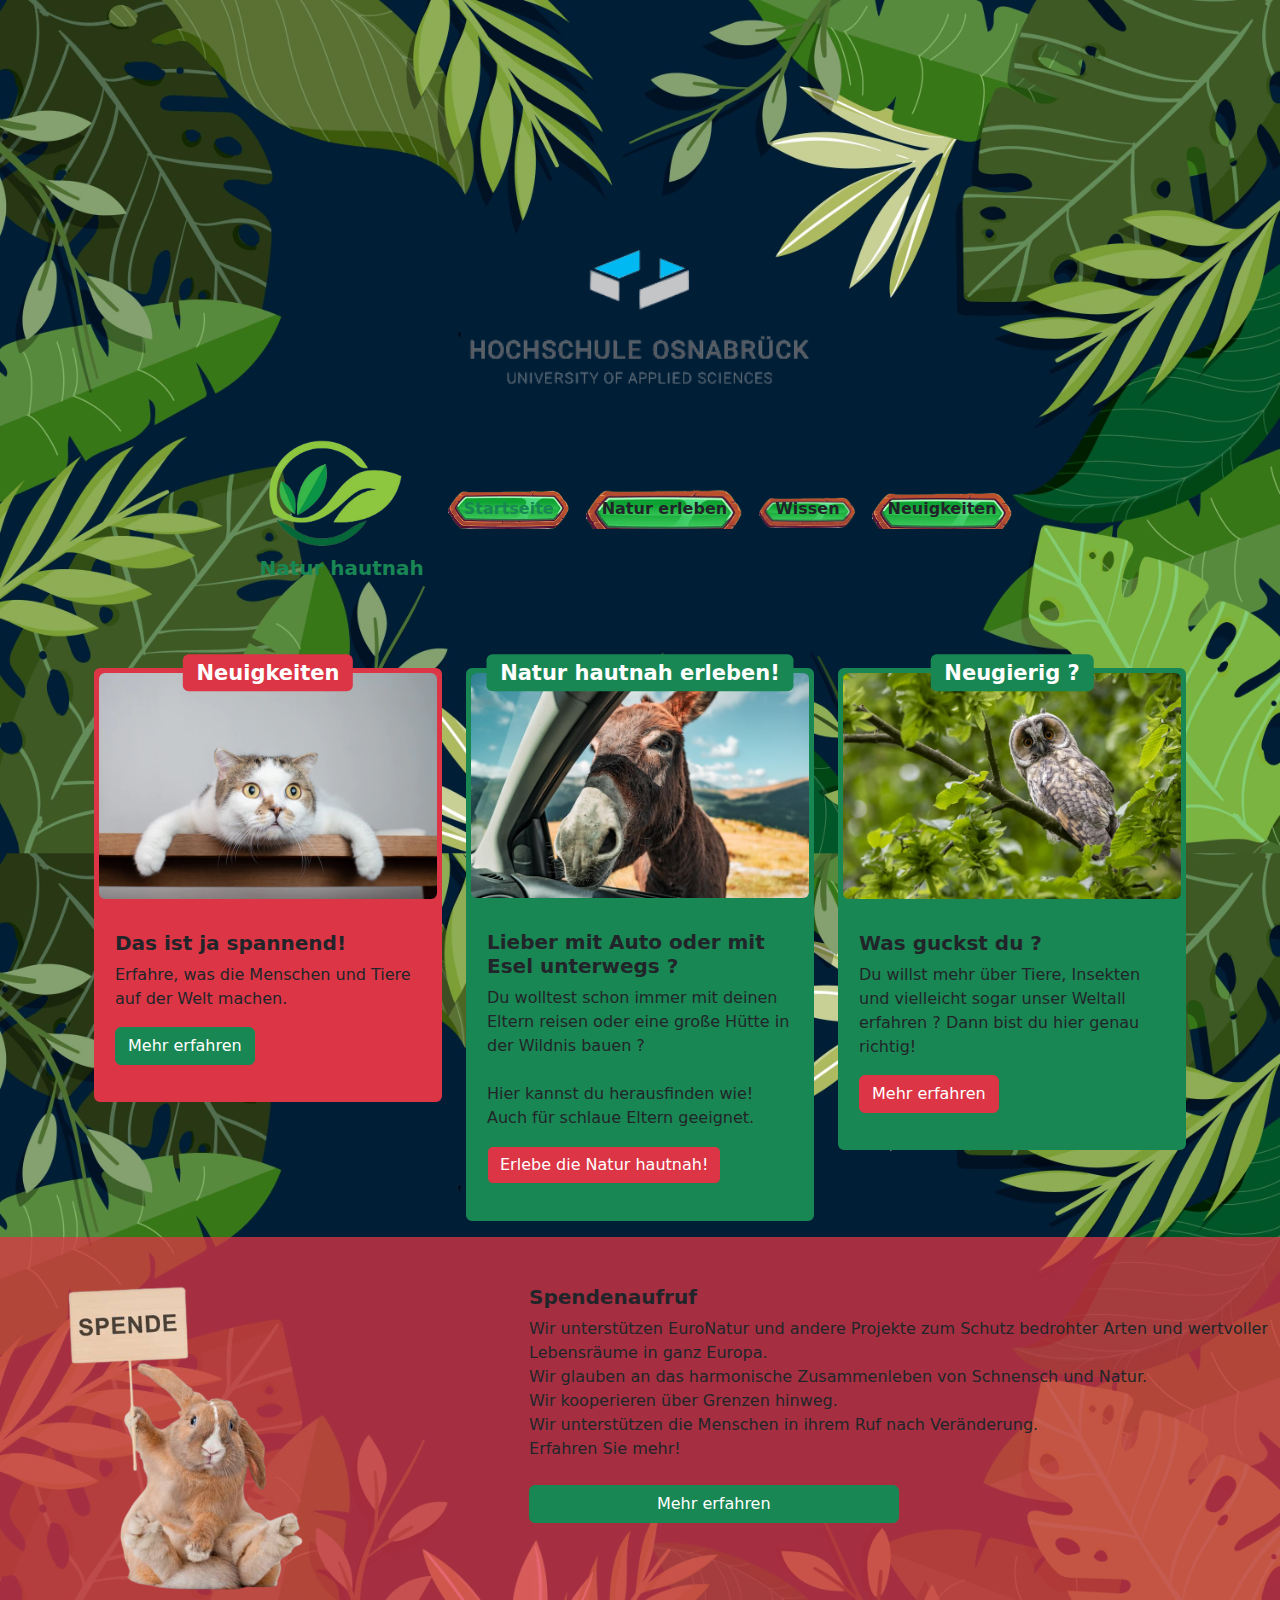
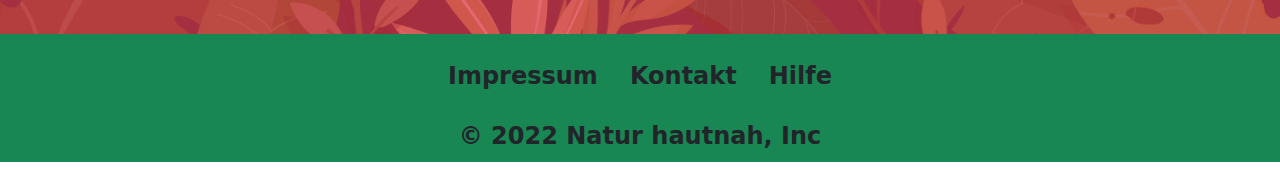
<file: index.html>
<!DOCTYPE html>
<html lang="de">

<head>
  <title>Natur hautnah</title>

  <meta name="viewport" content="width=device-width,initial-scale=1" />
  <meta charset="utf-8">

  <link rel="shortcut icon" href="#">

  <link rel="stylesheet" type="text/css" href="css/modifications/index.css" />
  <link rel="stylesheet" type="text/css" href="css/bootstrap/bootstrap.min.css" />
</head>

<body>
  <div id="backgroundindex">

    <header>
      <div class="container text-center py-2">
        <img src="assets/pictures/index/hslogo.png" class="img-fluid hslogo" alt="Hochschule Osnabrück Logo">
      </div>
    </header>


    <!-- https://www.w3schools.com/bootstrap5/bootstrap_navbar.php -->
    <nav class="navbar navbarimg pb-5">
      <div class="container-fluid justify-content-center m-auto navbar-expand-lg">
        <a class="navbar-brand" href="#">
          <img src="./assets/pictures/index/navsymbol.png" alt="navbarimage" class="d-inline-block navbarimage">
          <p class="navsymboltext text-success fw-bold">Natur hautnah</p>
        </a>
        <ul class="nav justify-content-center">
          <li class="nav-item">
            <a href="index.html" class="nav-link link-success active text-success fw-bold fs-6 text startseite"
              aria-current="page">Startseite</a>
          </li>
          <li class="nav-item">
            <a href="reisen.html" class="nav-link link-success active text-dark fw-bold fs-6 text naturerleben"
              aria-current="page">Natur erleben</a>
          </li>
          <li class="nav-item">
            <a href="wissen.html" class="nav-link link-success active text-dark fw-bold fs-6 text wissen"
              aria-current="page">Wissen</a>
          </li>
          <li class="nav-item">
            <a href="neuigkeiten.html" class="nav-link link-success active text-dark fw-bold fs-6 text neuigkeiten"
              aria-current="page">Neuigkeiten
            </a>
          </li>
        </ul>
      </div>
    </nav>



    <!-- https://www.w3schools.com/bootstrap5/bootstrap_cards.php -->
    <div class="container-md row m-auto">
      <!--Erste Spalte-->
      <div class="col-md py-3">
        <div class="card border border-danger border-5 bg-danger">
          <h3 class="bg-danger position-absolute badge-primary translate-middle start-50 top-0 rounded"><span
              class="badge">Neuigkeiten</span></h3>
          <figure>
            <img src="./assets/pictures/index/cat.jpg" class="card-img-top img-fluid rounded" alt="cat">
          </figure>
          <div class="card-body">
            <div class="card-text"></div>
            <h5 class="card-title fw-bold">Das ist ja spannend!</h5>
            <p>Erfahre, was die Menschen und Tiere auf der Welt machen.
            </p>
            <p>
              <a href="neuigkeiten.html" class="btn btn-success card-text text-white">Mehr erfahren</a>
            </p>
          </div>
        </div>
      </div>

      <!--Zweite Spalte-->
      <div class="col-md py-3 ">
        <div class="card border border-success border-5 bg-success">
          <h3 class="bg-success position-absolute badge-primary translate-middle start-50 top-0 rounded"><span
              class="badge">Natur hautnah erleben!</span></h3>
          <figure>
            <img src="./assets/pictures/index/eselauto.jpg" class="card-img-top img-fluid rounded" alt="eselauto">
          </figure>
          <div class="card-body bg-success">
            <div class="card-text">
              <h5 class="card-title fw-bold">Lieber mit Auto oder mit Esel unterwegs ?</h5>
              <p>Du wolltest schon immer mit deinen Eltern reisen oder eine große Hütte in der Wildnis bauen ?
                <br><br>Hier kannst du herausfinden wie!
                <br>Auch für schlaue Eltern geeignet.
              </p>
              <p>
                <a href="reisen.html" class="btn btn-success card-text bg-danger text-white">Erlebe die Natur
                  hautnah!</a>
              </p>
            </div>
          </div>
        </div>
      </div>


      <!--Dritte Spalte-->
      <div class="col-md py-3">

        <div class="card border border-success border-5 bg-success">
          <h3 class="bg-success position-absolute badge-primary translate-middle start-50 top-0 rounded"><span
              class="badge">Neugierig ?</span></h3>
          <figure>
            <img src="./assets/pictures/index/eule.jpg" class="card-img-top img-fluid rounded" alt="eule">
          </figure>
          <div class="card-body bg-success">
            <div class="card-text">
              <h5 class="card-title fw-bold">Was guckst du ?</h5>
              <p>Du willst mehr über Tiere, Insekten und vielleicht sogar unser Weltall erfahren ?
                Dann bist du hier genau richtig!</p>
              <p><a href="wissen.html" class="btn btn-danger card-text bg-danger text-white ">
                  Mehr erfahren
                </a></p>

            </div>
          </div>
        </div>
      </div>
    </div>



<article>
    <div class="container-fluid pt-5 pb-3 bg-opacity-75 bg-danger">
      <div class="row">
          <div class="col">
              <picture>
                  <img class="w-75 rounded" src="./assets/pictures/neugikeiten/hasespende.png" alt="hasespende">
              </picture>
          </div>
          <div class="col">
              <h5 class="card-title fw-bold">Spendenaufruf</h5>
              <p class="card-text mt-2 mb-4 text-truncate">

                  Wir unterstützen EuroNatur und andere Projekte zum Schutz bedrohter Arten und wertvoller
                  <br>Lebensräume in ganz Europa.
                  <br>Wir glauben an das harmonische Zusammenleben von Schnensch und Natur.
                  <br>Wir kooperieren über Grenzen hinweg.
                  <br>Wir unterstützen die Menschen in ihrem Ruf nach Veränderung.
                  <br>Erfahren Sie mehr!

              </p>
              <a href="#" class="btn btn-success w-50 text-white">
                  Mehr erfahren</a>
          </div>
      </div>
  </div>
</article>

    <footer class="footer bg-success">
      <ul class="nav justify-content-center pt-2">
        <li class="nav-item"><a href="impressum.html" class="nav-link px-2 text-dark fw-bold fs-4 text">Impressum</a>
        </li>
        <li class="nav-item"><a href="#" class="nav-link px-2 text-dark fw-bold fs-4 text">Kontakt</a></li>
        <li class="nav-item"><a href="#" class="nav-link px-2 text-dark fw-bold fs-4 text">Hilfe</a></li>
      </ul>
      <p class="text-center text-dark fw-bold fs-4 text pb-2 mt-2">© 2022 Natur hautnah, Inc</p>
    </footer>




    <script src="./js/bootstrap/bootstrap.min.js"></script>
  </div>
</body>

</html>
</file>
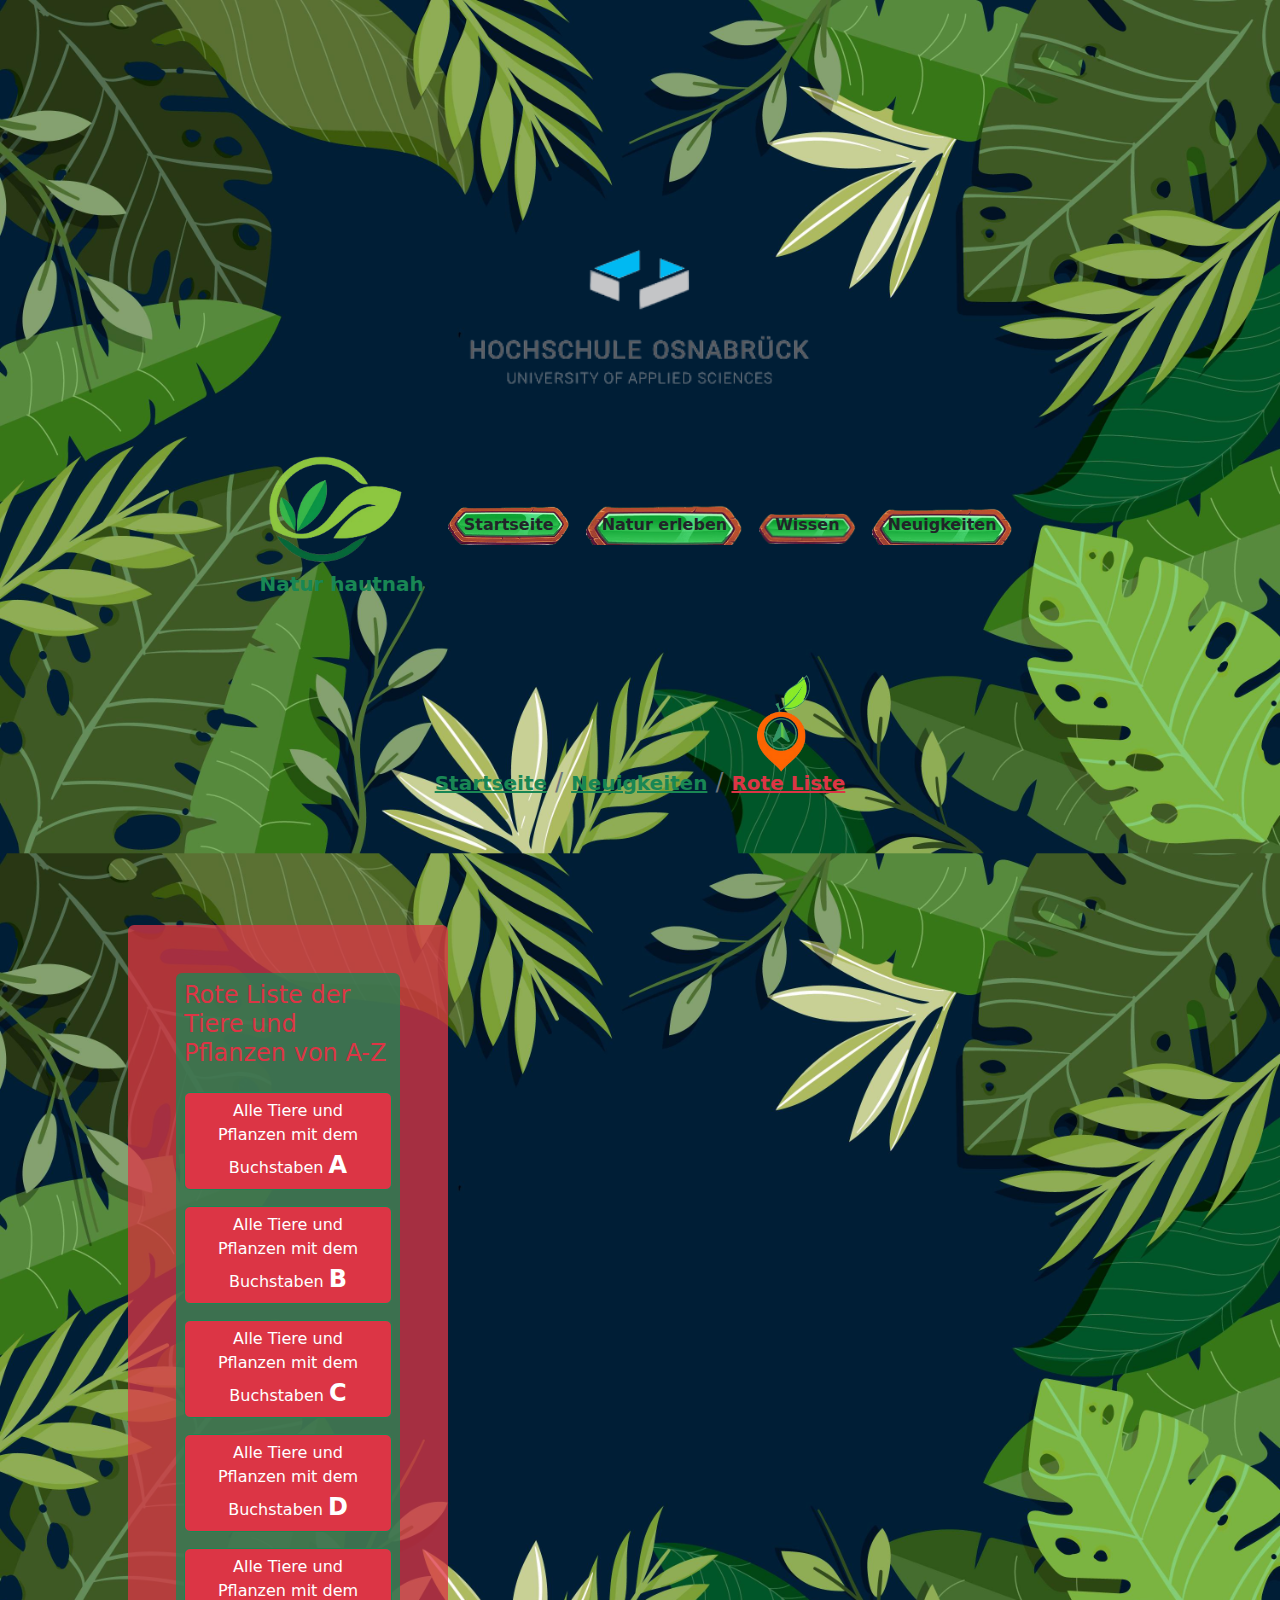
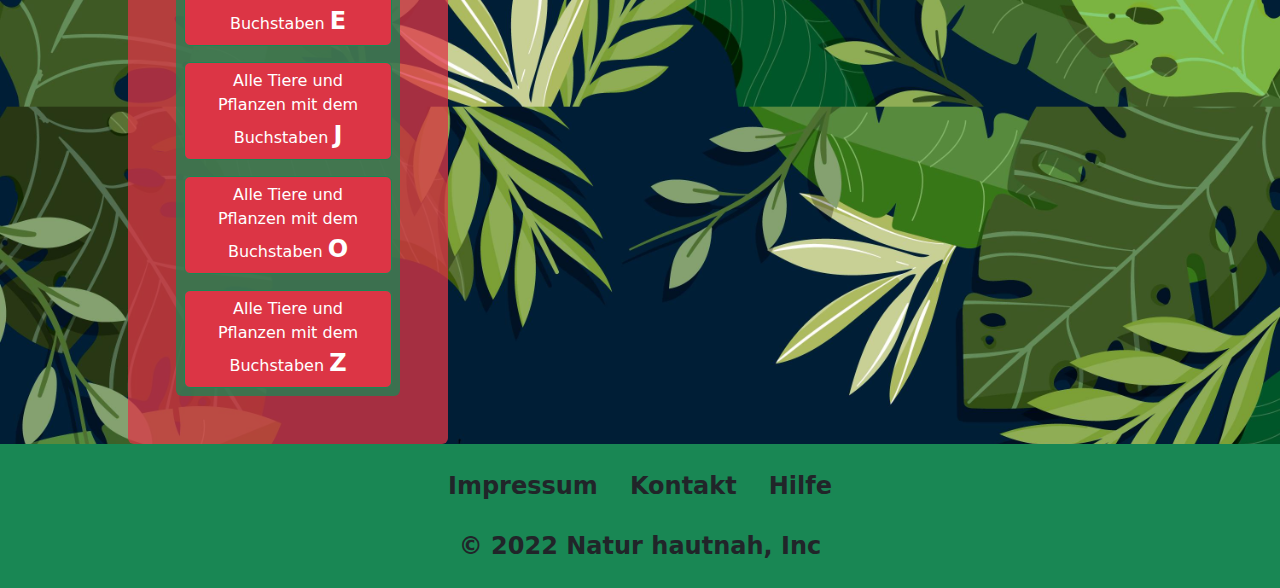
<file: bedrohtearten.html>
<!DOCTYPE html>
<html lang="de">

<head>
  <title>Natur hautnah</title>

  <meta name="viewport" content="width=device-width,initial-scale=1" />
  <meta charset="utf-8">

  <link rel="shortcut icon" href="#">

  <link rel="stylesheet" type="text/css" href="css/bootstrap/bootstrap.min.css" />
  <link rel="stylesheet" type="text/css" href="css/modifications/bedrohtearten.css" />

</head>

<body>

  <div id="backgroundindex">

    <header>
      <div class="container text-center py-2">
        <img src="./assets/pictures/index/hslogo.png" class="img-fluid hslogo" alt="Hochschule Osnabrück Logo">
      </div>
    </header>

    <nav class="navbar navbarimg mt-3 mb-5 pb-5">
      <div class="container-fluid justify-content-center m-auto navbar-expand-lg">
        <a class="navbar-brand" href="#">
          <img src="./assets/pictures/index/navsymbol.png" alt="navbarimage" class="d-inline-block navbarimage">
          <p class="navsymboltext text-success fw-bold">Natur hautnah</p>
        </a>
        <ul class="nav justify-content-center ">
          <li class="nav-item">
            <a href="index.html" class="nav-link link-success active text-dark fw-bold fs-6 text startseite"
              aria-current="page">Startseite</a>
          </li>
          <li class="nav-item">
            <a href="reisen.html" class="nav-link link-success active text-dark fw-bold fs-6 text naturerleben"
              aria-current="page">Natur erleben</a>
          </li>
          <li class="nav-item">
            <a href="wissen.html" class="nav-link link-success active text-dark fw-bold fs-6 text wissen"
              aria-current="page">Wissen</a>
          </li>
          <li class="nav-item">
            <a href="neuigkeiten.html" class="nav-link link-success active text-dark fw-bold fs-6 text neuigkeiten"
              aria-current="page">Neuigkeiten</a>
          </li>
        </ul>
      </div>
    </nav>

    <!-- https://getbootstrap.com/docs/5.0/components/breadcrumb/ -->
    <div class="container-fluid pt-5">
      <nav aria-label="breadcrumb">
        <ol class="breadcrumb fs-4 justify-content-center">
          <li class="breadcrumb-item"><a class="text-success fs-5 fw-bold" href="index.html">Startseite</a></li>
          <li class="breadcrumb-item"><a class="text-success fs-5 fw-bold" href="neuigkeiten.html">Neuigkeiten</a></li>
          <li class="breadcrumb-item active" aria-current="page">
            <a class="text-danger fs-5 fw-bold" href="bedrohtearten.html">Rote Liste
              <div class="zuruckaufdiestartseite">
                <picture>
                  <img src="./assets/pictures/bedrohtearten/navizeiger.png" alt="zuruckaufdiestartseite" width="100">
                </picture>
              </div>
            </a>
          </li>
        </ol>
      </nav>
    </div>




    <article>

<!-- https://getbootstrap.com/docs/5.0/content/tables/-->
<!-- https://getbootstrap.com/docs/5.0/components/button-group/ -->
<!-- https://getbootstrap.com/docs/5.0/forms/checks-radios/-->
      <!--Buttons für Tables der roten Liste-->
      <div class="container-fluid bg-danger bg-opacity-75 rounded p-5 containerfuerrotelistebuttons1 row-md">

        <div class="container-fluid-start bg-success bg-opacity-75 rounded w-75 containerfuerrotelistebuttons2">
          <div class="btn-group-vertical" role="group" aria-label="Basic checkbox toggle button group">
            <ul class="nav flex-column">
              <li class="nav-item">
                <p class="h4 text-danger">Rote Liste der Tiere und Pflanzen von A-Z</p>
              </li>
              <li class="nav-item">
                <input type="checkbox" class="btn-check" id="btncheck1" data-bs-toggle="collapse"
                  data-bs-target="#collapseA">
                <label class="btn btn-outline-success btn-danger text-white" for="btncheck1">
                  Alle Tiere und Pflanzen mit dem Buchstaben <b class="fs-4">A</b>
                </label>
              </li>
              <li class="nav-item">
                <input type="checkbox" class="btn-check" id="btncheck2" data-bs-toggle="collapse"
                  data-bs-target="#collapseB">
                <label class="btn btn-outline-success btn-danger text-white" for="btncheck2">
                  Alle Tiere und Pflanzen mit dem Buchstaben <b class="fs-4">B</b>
                </label>
              </li>
              <li class="nav-item">
                <input type="checkbox" class="btn-check" id="btncheck3" data-bs-toggle="collapse"
                  data-bs-target="#collapseC">
                <label class="btn btn-outline-success btn-danger text-white" for="btncheck3">
                  Alle Tiere und Pflanzen mit dem Buchstaben <b class="fs-4">C</b>
                </label>
              </li>
              <li class="nav-item">
                <input type="checkbox" class="btn-check" id="btncheck4" data-bs-toggle="collapse"
                  data-bs-target="#collapseD">
                <label class="btn btn-outline-success btn-danger text-white" for="btncheck4">
                  Alle Tiere und Pflanzen mit dem Buchstaben <b class="fs-4">D</b>
                </label>
              </li>
              <li class="nav-item">
                <input type="checkbox" class="btn-check" id="btncheck5" data-bs-toggle="collapse"
                  data-bs-target="#collapseE">
                <label class="btn btn-outline-success btn-danger text-white" for="btncheck5">
                  Alle Tiere und Pflanzen mit dem Buchstaben <b class="fs-4">E</b>
                </label>
              </li>
              <li class="nav-item">
                <input type="checkbox" class="btn-check" id="btncheck6" data-bs-toggle="collapse"
                  data-bs-target="#collapseJ">
                <label class="btn btn-outline-success btn-danger text-white" for="btncheck6">
                  Alle Tiere und Pflanzen mit dem Buchstaben <b class="fs-4">J</b>
                </label>
              </li>
              <li class="nav-item">
                <input type="checkbox" class="btn-check" id="btncheck7" data-bs-toggle="collapse"
                  data-bs-target="#collapseO">
                <label class="btn btn-outline-success btn-danger text-white" for="btncheck7">
                  Alle Tiere und Pflanzen mit dem Buchstaben <b class="fs-4">O</b>
                </label>
              </li>
              <li class="nav-item">
                <input type="checkbox" class="btn-check" id="btncheck8" data-bs-toggle="collapse"
                  data-bs-target="#collapseZ">
                <label class="btn btn-outline-success btn-danger text-white" for="btncheck8">
                  Alle Tiere und Pflanzen mit dem Buchstaben <b class="fs-4">Z</b>
                </label>
              </li>

            </ul>
          </div>
        </div>
      </div>



      <!--
        collapsed table A
      -->
      <div data-bs-spy="scroll" data-bs-target="#navbar-example2" data-bs-offset="0" class="scrollspy-example"
        tabindex="0">
        <div class="collapse" id="collapseA">
          <table class="table bg-dark bg-opacity-75 m-0 p-0">
            <thead>
              <tr>
                <th class="border-0 h2 text-success" scope="col" id="scrollspyHeading1"><em>Buchstabe A</em></th>
              </tr>
            </thead>
            <tbody>
              <tr>
                <td class="border-0 text-success">
                  <figure>
                    <img src="./assets/pictures/bedrohtearten/platzhalter.png" class="img-thumbnail w-50 rounded"
                      alt="platzhalter">
                  </figure>
                  <h3 class="text-success">Lorem ipsum</h3>
                <p class=" text-success">Lorem ipsum dolor sit amet, consetetur sadipscing elitr, sed diam nonumy
                    eirmod
                    tempor invidunt ut
                    labore et dolore magna aliquyam erat, sed diam voluptua.
                    </p>
                </td>
              </tr>
            </tbody>
          </table>
        </div>

        <!--
        collapsed table B
      -->
        <div class="collapse" id="collapseB">
          <table class="table bg-dark bg-opacity-75 m-0 p-0">
            <thead>
              <tr>
                <th class="border-0 h2 text-success" scope="col"><em>Buchstabe B</em></th>
              </tr>
            </thead>
            <tbody>
              <tr>
                <td class="border-0">
                  <figure>
                    <img src="./assets/pictures/bedrohtearten/platzhalter.png" class="img-thumbnail w-50 rounded"
                      alt="platzhalter">
                  </figure>
                  <h3 class="text-success">Lorem ipsum</h3>
                <p class=" text-success">Lorem ipsum dolor sit amet, consetetur sadipscing elitr, sed diam nonumy
                    eirmod
                    tempor invidunt ut
                    labore et dolore magna aliquyam erat, sed diam voluptua.
                    </p>
                </td>
              </tr>
            </tbody>
          </table>
        </div>

        <!--
        collapsed table C
      -->
        <div class="collapse" id="collapseC">
          <table class="table bg-dark bg-opacity-75 m-0 p-0">
            <thead>
              <tr>
                <th class="border-0 h2 text-success" scope="col"><em>Buchstabe C</em></th>
              </tr>
            </thead>
            <tbody>
              <tr>
                <td class="border-0">
                  <figure>
                    <img src="./assets/pictures/bedrohtearten/platzhalter.png" class="img-thumbnail w-50 rounded"
                      alt="platzhalter">
                  </figure>
                  <h3 class="text-success">Lorem ipsum</h3>
                <p class=" text-success">Lorem ipsum dolor sit amet, consetetur sadipscing elitr, sed diam nonumy
                    eirmod
                    tempor invidunt ut
                    labore et dolore magna aliquyam erat, sed diam voluptua.
                    </p>
                </td>
              </tr>
            </tbody>
          </table>
        </div>

        <!--
        collapsed table D
      -->
        <div class="collapse" id="collapseD">
          <table class="table bg-dark bg-opacity-75 m-0 p-0">
            <thead>
              <tr>
                <th class="border-0 h2 text-success" scope="col">
                  <em>
                    Buchstabe D
                  </em>
                </th>
              </tr>
            </thead>
            <tbody>
              <tr>
                <td class="border-0">
                  <figure>
                    <img src="./assets/pictures/bedrohtearten/platzhalter.png" class="img-thumbnail w-50 rounded"
                      alt="platzhalter">
                  </figure>
                  <h3 class="text-success">Lorem ipsum</h3>
                <p class=" text-success">Lorem ipsum dolor sit amet, consetetur sadipscing elitr, sed diam nonumy
                    eirmod
                    tempor invidunt ut
                    labore et dolore magna aliquyam erat, sed diam voluptua.
                    </p>
                </td>
              </tr>
            </tbody>
          </table>
        </div>

        <!--
        collapsed table E
      -->
        <div class="collapse" id="collapseE">
          <table class="table bg-dark bg-opacity-75 m-0 p-0">
            <thead>
              <tr>
                <th class="border-0 h2 text-success" scope="col"><em>Buchstabe E</em></th>
              </tr>
            </thead>
            <tbody>
              <tr>
                <td class="border-0">
                  <figure>
                    <img src="./assets/pictures/bedrohtearten/platzhalter.png" class="img-thumbnail w-50 rounded"
                      alt="platzhalter">
                  </figure>
                  <h3 class="text-success">Lorem ipsum</h3>
                <p class=" text-success">Lorem ipsum dolor sit amet, consetetur sadipscing elitr, sed diam nonumy
                    eirmod
                    tempor invidunt ut
                    labore et dolore magna aliquyam erat, sed diam voluptua.</p>
                </td>
              </tr>
            </tbody>
          </table>
        </div>

        <!--
        collapsed table J
      -->
        <div class="collapse" id="collapseJ">
          <table class="table bg-dark bg-opacity-75 m-0 p-0">
            <thead>
              <tr>
                <th class="border-0 h2 text-success" scope="col"><em>Buchstabe J</em></th>
              </tr>
            </thead>
            <tbody>
              <tr>
                <td class="border-0">
                  <figure>
                    <img src="./assets/pictures/bedrohtearten/platzhalter.png" class="img-thumbnail w-50 rounded"
                      alt="platzhalter">
                  </figure>
                  <h3 class="text-success">Lorem ipsum</h3>
                <p class=" text-success">Lorem ipsum dolor sit amet, consetetur sadipscing elitr, sed diam nonumy
                    eirmod
                    tempor invidunt ut
                    labore et dolore magna aliquyam erat, sed diam voluptua.</p>
                </td>
              </tr>
            </tbody>
          </table>
        </div>

        <!--
        collapsed table O
      -->
        <div class="collapse" id="collapseO">
          <table class="table bg-dark bg-opacity-75 m-0 p-0">
            <thead>
              <tr>
                <th class="border-0 h2 text-success" scope="col"><em>Buchstabe O</em></th>
              </tr>
            </thead>
            <tbody>
              <tr>
                <td class="border-0">
                  <figure>
                    <img src="./assets/pictures/bedrohtearten/platzhalter.png" class="img-thumbnail w-50 rounded"
                      alt="platzhalter">
                  </figure>
                  <h3 class="text-success">Lorem ipsum</h3>
                <p class=" text-success">Lorem ipsum dolor sit amet, consetetur sadipscing elitr, sed diam nonumy
                    eirmod
                    tempor invidunt ut
                    labore et dolore magna aliquyam erat, sed diam voluptua.</p>
                </td>
              </tr>
            </tbody>
          </table>
        </div>

        <!--
        collapsed table Z
      -->
        <div class="collapse" id="collapseZ">
          <table class="table bg-dark bg-opacity-75 m-0 p-0">
            <thead>
              <tr>
                <th class="border-0 h2 text-success" scope="col"><em>Buchstabe Z</em></th>
              </tr>
            </thead>
            <tbody>
              <tr>
                <td class="border-0">
                  <figure>
                    <img src="./assets/pictures/bedrohtearten/platzhalter.png" class="img-thumbnail w-50 rounded"
                      alt="platzhalter">
                  </figure>
                  <h3 class="text-success">Lorem ipsum</h3>
                <p class=" text-success">Lorem ipsum dolor sit amet, consetetur sadipscing elitr, sed diam nonumy
                    eirmod
                    tempor invidunt ut
                    labore et dolore magna aliquyam erat, sed diam voluptua.
                    </p>
                </td>
              </tr>
            </tbody>
          </table>
        </div>
      </div>
    </article>

  </div>
  <footer class="footer bg-success">
    <ul class="nav justify-content-center pt-2">
      <li class="nav-item"><a href="impressum.html" class="nav-link px-2 text-dark fw-bold fs-4 text">Impressum</a>
      </li>
      <li class="nav-item"><a href="#" class="nav-link px-2 text-dark fw-bold fs-4 text">Kontakt</a></li>
      <li class="nav-item"><a href="#" class="nav-link px-2 text-dark fw-bold fs-4 text">Hilfe</a></li>
    </ul>
    <ul class="nav justify-content-center">
      <li>
        <p class="text-dark fw-bold fs-4 text pb-2 mt-2">© 2022 Natur hautnah, Inc</p>
      </li>
    </ul>
  </footer>
  <script src="./js/bootstrap/bootstrap.bundle.min.js"></script>


</body>

</html>
</file>
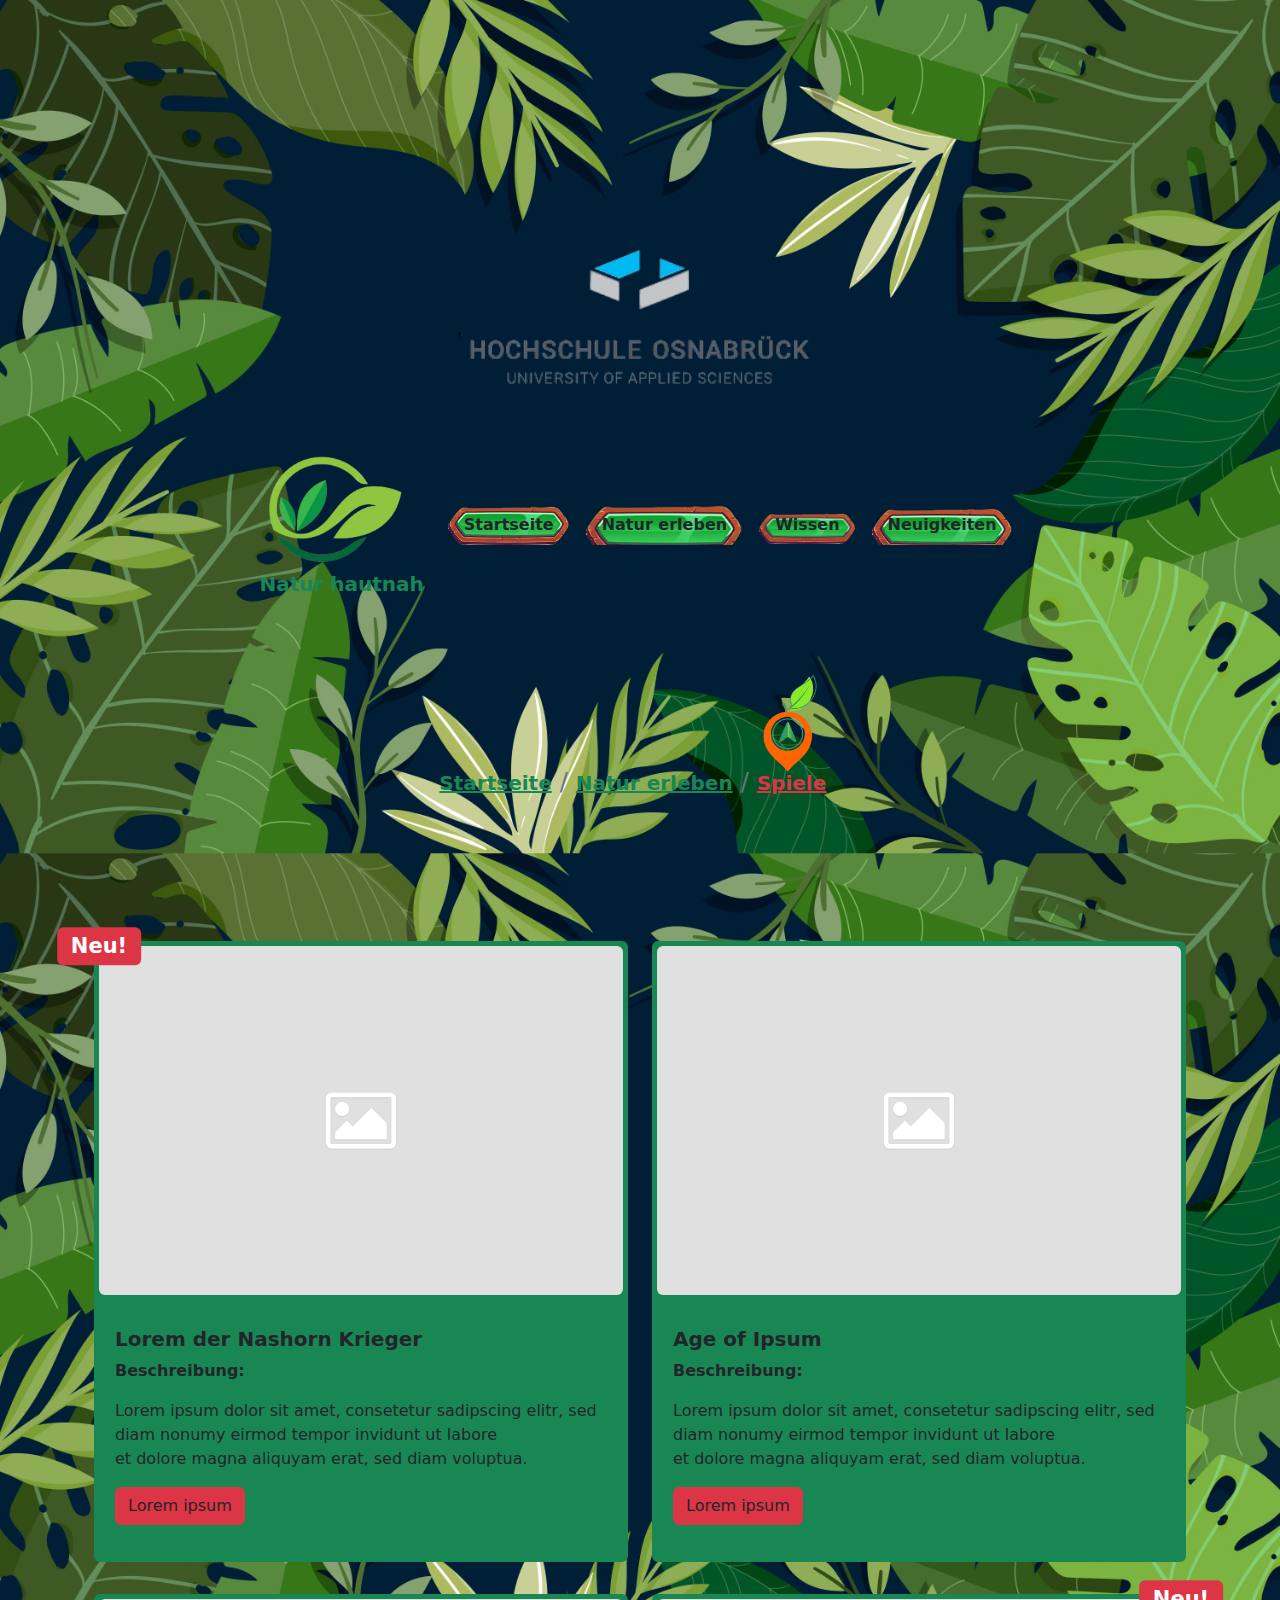
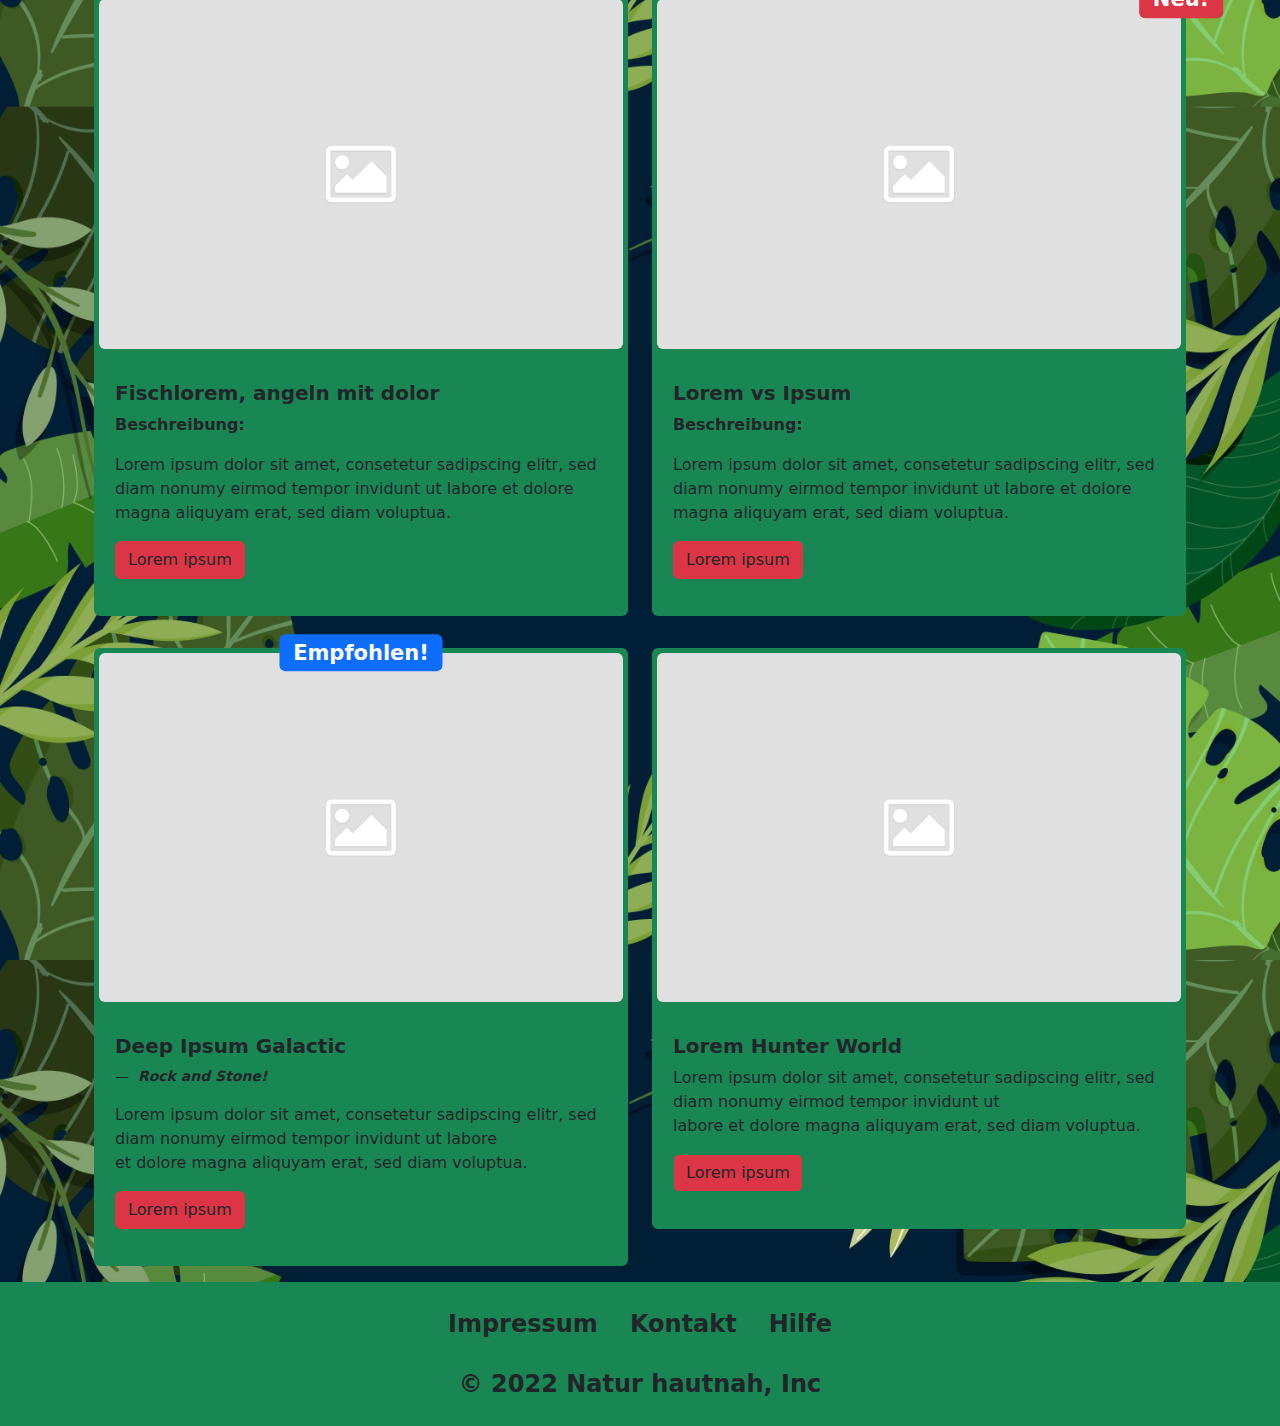
<file: naturspiele.html>
<!DOCTYPE html>
<html lang="de">

<head>
  <title>Natur hautnah</title>

  <meta name="viewport" content="width=device-width,initial-scale=1" />
  <meta charset="utf-8">

  <link rel="shortcut icon" href="#">

  <link rel="stylesheet" type="text/css" href="./css/bootstrap/bootstrap.min.css" />
  <link rel="stylesheet" type="text/css" href="./css/modifications/naturspiele.css" />

</head>

<body>

  <div id="backgroundindex">

    <header>
      <div class="container text-center py-2">
        <img src="./assets/pictures/index/hslogo.png" class="img-fluid hslogo" alt="Hochschule Osnabrück Logo">
      </div>
    </header>

    <nav class="navbar navbarimg mt-3 mb-5 pb-5">
      <div class="container-fluid justify-content-center m-auto navbar-expand-lg">
        <a class="navbar-brand" href="#">
          <img src="./assets/pictures/index/navsymbol.png" alt="navbarimage" class="d-inline-block navbarimage">
          <p class="navsymboltext text-success fw-bold">Natur hautnah</p>
        </a>
        <ul class="nav justify-content-center ">
          <li class="nav-item">
            <a href="index.html" class="nav-link link-success active text-dark fw-bold fs-6 text startseite"
              aria-current="page">Startseite</a>
          </li>
          <li class="nav-item">
            <a href="reisen.html" class="nav-link link-success active text-dark fw-bold fs-6 text naturerleben"
              aria-current="page">Natur erleben</a>
          </li>
          <li class="nav-item">
            <a href="wissen.html" class="nav-link link-success active text-dark fw-bold fs-6 text wissen"
              aria-current="page">Wissen</a>
          </li>
          <li class="nav-item">
            <a href="neuigkeiten.html" class="nav-link link-success active text-dark fw-bold fs-6 text neuigkeiten"
              aria-current="page">Neuigkeiten</a>
          </li>
        </ul>
      </div>
    </nav>

    <!-- https://getbootstrap.com/docs/5.0/components/breadcrumb/ -->
    <div class="container-fluid pt-5">
      <nav aria-label="breadcrumb">
        <ol class="breadcrumb fs-4 justify-content-center">
          <li class="breadcrumb-item"><a class="text-success fs-5 fw-bold" href="index.html">Startseite</a></li>
          <li class="breadcrumb-item"><a class="text-success fs-5 fw-bold" href="reisen.html">Natur erleben</a></li>
          <li class="breadcrumb-item active" aria-current="page">
            <a class="text-danger fs-5 fw-bold" href="naturspiele.html">Spiele
              <div class="navizeiger">
                <picture>
                  <img src="./assets/pictures/bedrohtearten/navizeiger.png" alt="navizeiger" width="100">
                </picture>
              </div>
            </a>
          </li>
        </ol>
      </nav>
    </div>

<!-- https://getbootstrap.com/docs/5.0/components/card/ -->
    <article>
      <div class="container-md row m-auto">
        <div class="col-md py-3">
          <div class="card border border-success border-5 bg-success">
            <h3 class="bg-danger position-absolute badge-primary translate-middle start-0 top-0 rounded"><span
                class="badge">Neu!</span></h3>
            <figure>
              <img src="./assets/pictures/bedrohtearten/platzhalter.png" class="card-img-top img-fluid rounded"
                alt="cat">
            </figure>
            <div class="card-body">
              <div class="card-text"></div>
              <h5 class="card-title fw-bold">Lorem der Nashorn Krieger </h5>
              <p><b>Beschreibung: </b></p>
              <p>
                Lorem ipsum dolor sit amet, consetetur sadipscing elitr, sed diam nonumy eirmod tempor invidunt ut
                labore
                <br>et dolore magna aliquyam erat, sed diam voluptua.
              </p>
              <p>
                <a href="#" class="btn btn-danger card-text text-dark">Lorem ipsum</a>
              </p>
            </div>
          </div>
        </div>

        <div class="col-md py-3 ">
          <div class="card border border-success border-5 bg-success">
            <figure>
              <img src="./assets/pictures/bedrohtearten/platzhalter.png" class="card-img-top img-fluid rounded"
                alt="eselauto">
            </figure>
            <div class="card-body">
              <div class="card-text"></div>
              <h5 class="card-title fw-bold">Age of Ipsum</h5>
              <p><b>Beschreibung: </b></p>
              <p>
                Lorem ipsum dolor sit amet, consetetur sadipscing elitr, sed diam nonumy eirmod tempor invidunt ut
                labore
                <br>et dolore magna aliquyam erat, sed diam voluptua.
              </p>
              <p>
                <a href="#" class="btn btn-danger card-text text-dark">Lorem ipsum</a>
              </p>
            </div>
          </div>
        </div>
      </div>


      <div class="container-md row m-auto">
        <div class="col-md py-3">
          <div class="card border border-success border-5 bg-success">
            <figure>
              <img src="./assets/pictures/bedrohtearten/platzhalter.png" class="card-img-top img-fluid rounded"
                alt="cat">
            </figure>
            <div class="card-body">
              <div class="card-text"></div>
              <h5 class="card-title fw-bold">Fischlorem, angeln mit dolor</h5>
              <p><b>Beschreibung: </b></p>
              <p>
                Lorem ipsum dolor sit amet, consetetur sadipscing elitr, sed diam nonumy eirmod tempor invidunt ut
                labore
                et dolore magna aliquyam erat, sed diam voluptua.
              </p>
              <p>
                <a href="#" class="btn btn-danger card-text text-dark">Lorem ipsum</a>
              </p>
            </div>
          </div>
        </div>

        <div class="col-md py-3 ">
          <div class="card border border-success border-5 bg-success">
            <h3 class="bg-danger position-absolute badge-primary translate-middle start-100 top-0 rounded"><span
                class="badge">Neu!</span></h3>
            <figure>
              <img src="./assets/pictures/bedrohtearten/platzhalter.png" class="card-img-top img-fluid rounded"
                alt="eselauto">
            </figure>
            <div class="card-body">
              <div class="card-text"></div>
              <h5 class="card-title fw-bold">Lorem vs Ipsum</h5>
              <p><b>Beschreibung: </b></p>
              <p>
                Lorem ipsum dolor sit amet, consetetur sadipscing elitr, sed diam nonumy eirmod tempor invidunt ut
                labore
                et dolore magna aliquyam erat, sed diam voluptua.
              </p>
              <p>
                <a href="#" class="btn btn-danger card-text text-dark">Lorem ipsum</a>
              </p>
            </div>
          </div>
        </div>
      </div>


      <div class="container-md row m-auto">
        <div class="col-md py-3">
          <div class="card border border-success border-5 bg-success">
            <h3 class="bg-primary position-absolute badge-primary translate-middle start-50 top-0 rounded"><span
                class="badge">Empfohlen!</span></h3>
            <figure>
              <img src="./assets/pictures/bedrohtearten/platzhalter.png" class="card-img-top img-fluid rounded"
                alt="cat">
            </figure>
            <div class="card-body">
              <div class="card-text"></div>
              <h5 class="card-title fw-bold">Deep Ipsum Galactic</h5>
              <figure>
                <figcaption class="blockquote-footer text-dark mt-1">
                  <cite class="fw-bold" title="rockandstone">
                    Rock and Stone!
                  </cite>
                </figcaption>
              </figure>
              <p>
                Lorem ipsum dolor sit amet, consetetur sadipscing elitr, sed diam nonumy eirmod tempor invidunt ut
                labore
                <br>et dolore magna aliquyam erat, sed diam voluptua.
              </p>
              <p>
                <a href="#" class="btn btn-danger card-text text-dark">Lorem ipsum</a>
              </p>
            </div>
          </div>
        </div>

        <div class="col-md py-3 ">
          <div class="card border border-success border-5 bg-success">
            <figure>
              <img src="./assets/pictures/bedrohtearten/platzhalter.png" class="card-img-top img-fluid rounded"
                alt="eselauto">
            </figure>
            <div class="card-body bg-success">
              <div class="card-text">
                <h5 class="card-title fw-bold">Lorem Hunter World</h5>
                <p>
                  Lorem ipsum dolor sit amet, consetetur sadipscing elitr, sed diam nonumy eirmod tempor invidunt ut
                  <br>labore et dolore magna aliquyam erat, sed diam voluptua.
                </p>
                <p>
                  <a href="#" class="btn btn-success card-text bg-danger text-dark">Lorem ipsum</a>
                </p>
              </div>
            </div>
          </div>
        </div>
      </div>
    </article>














    <footer class="footer bg-success">
      <ul class="nav justify-content-center pt-2">
        <li class="nav-item"><a href="impressum.html" class="nav-link px-2 text-dark fw-bold fs-4 text">Impressum</a>
        </li>
        <li class="nav-item"><a href="#" class="nav-link px-2 text-dark fw-bold fs-4 text">Kontakt</a></li>
        <li class="nav-item"><a href="#" class="nav-link px-2 text-dark fw-bold fs-4 text">Hilfe</a></li>
      </ul>
      <ul class="nav justify-content-center">
        <li>
          <p class="text-dark fw-bold fs-4 text pb-2 mt-2">© 2022 Natur hautnah, Inc</p>
        </li>
      </ul>
    </footer>
    <script src="./js/bootstrap/bootstrap.bundle.min.js"></script>
  </div>

</body>

</html>
</file>
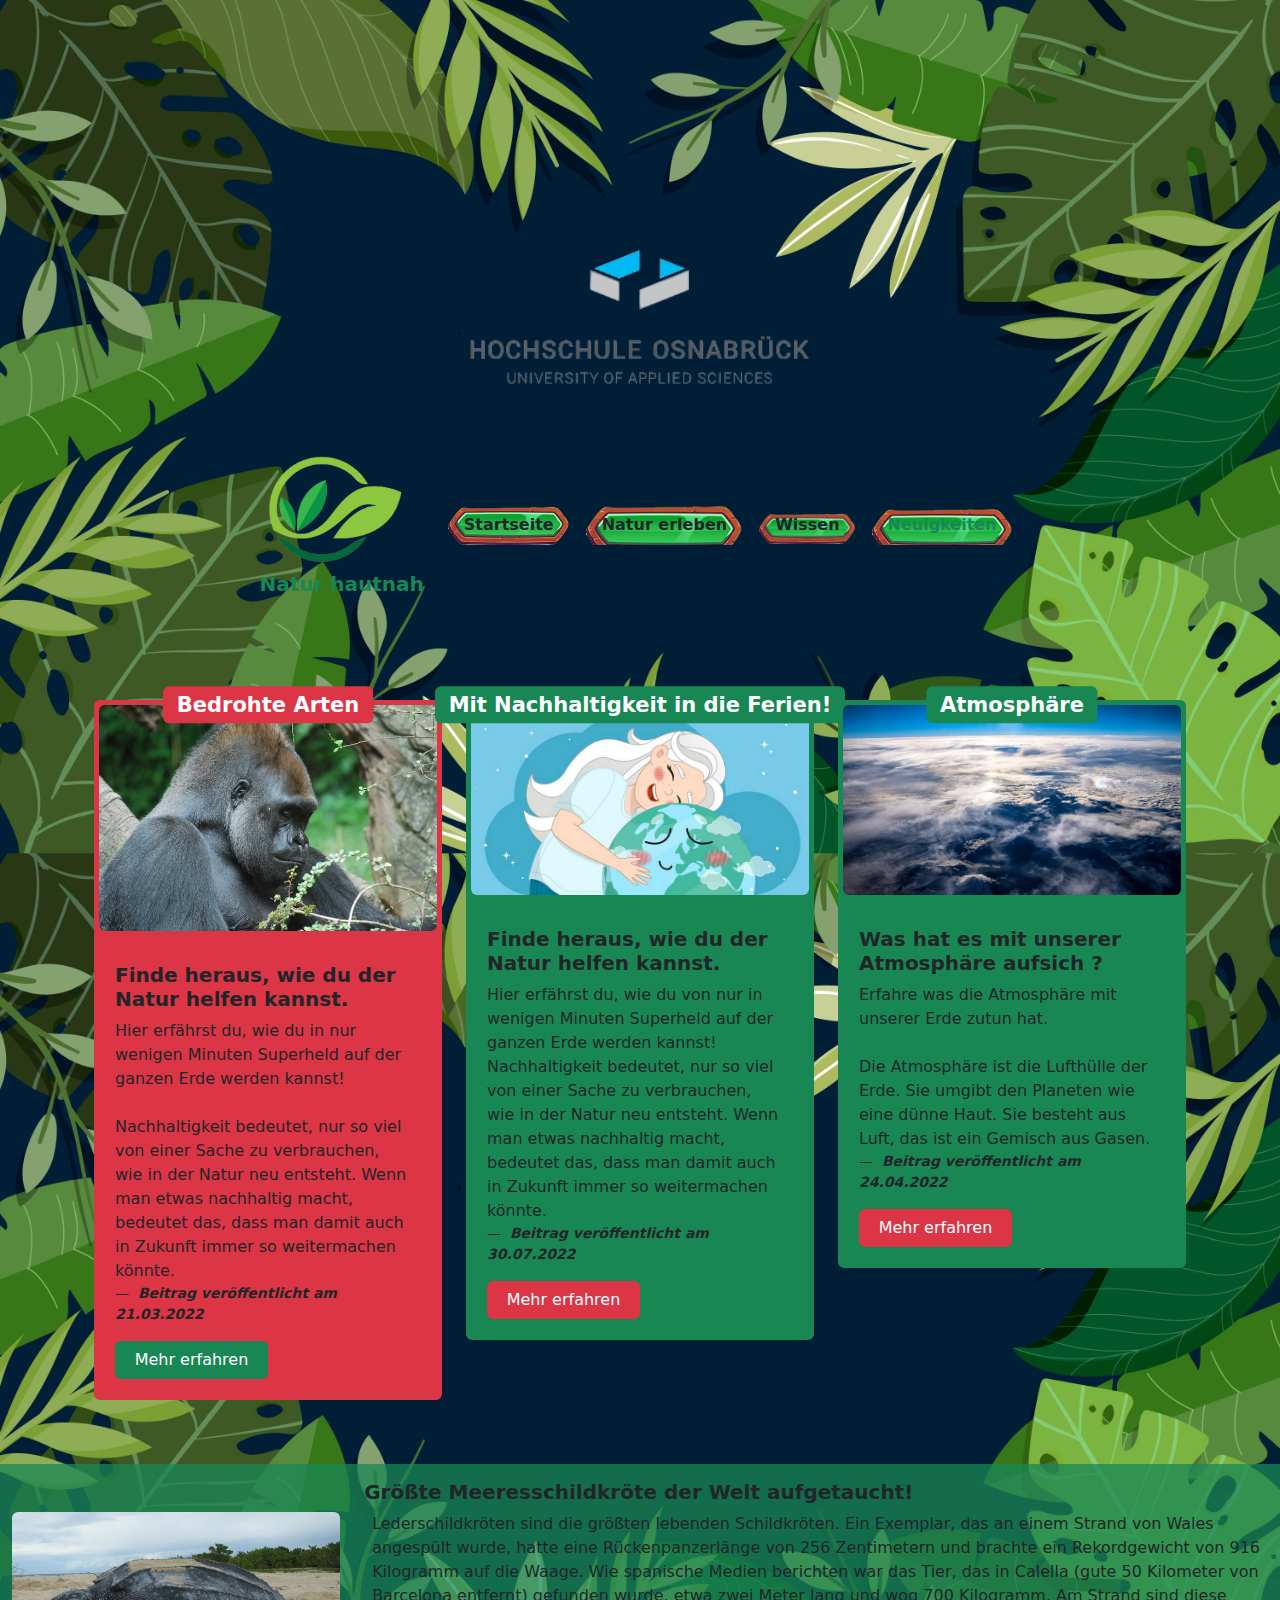
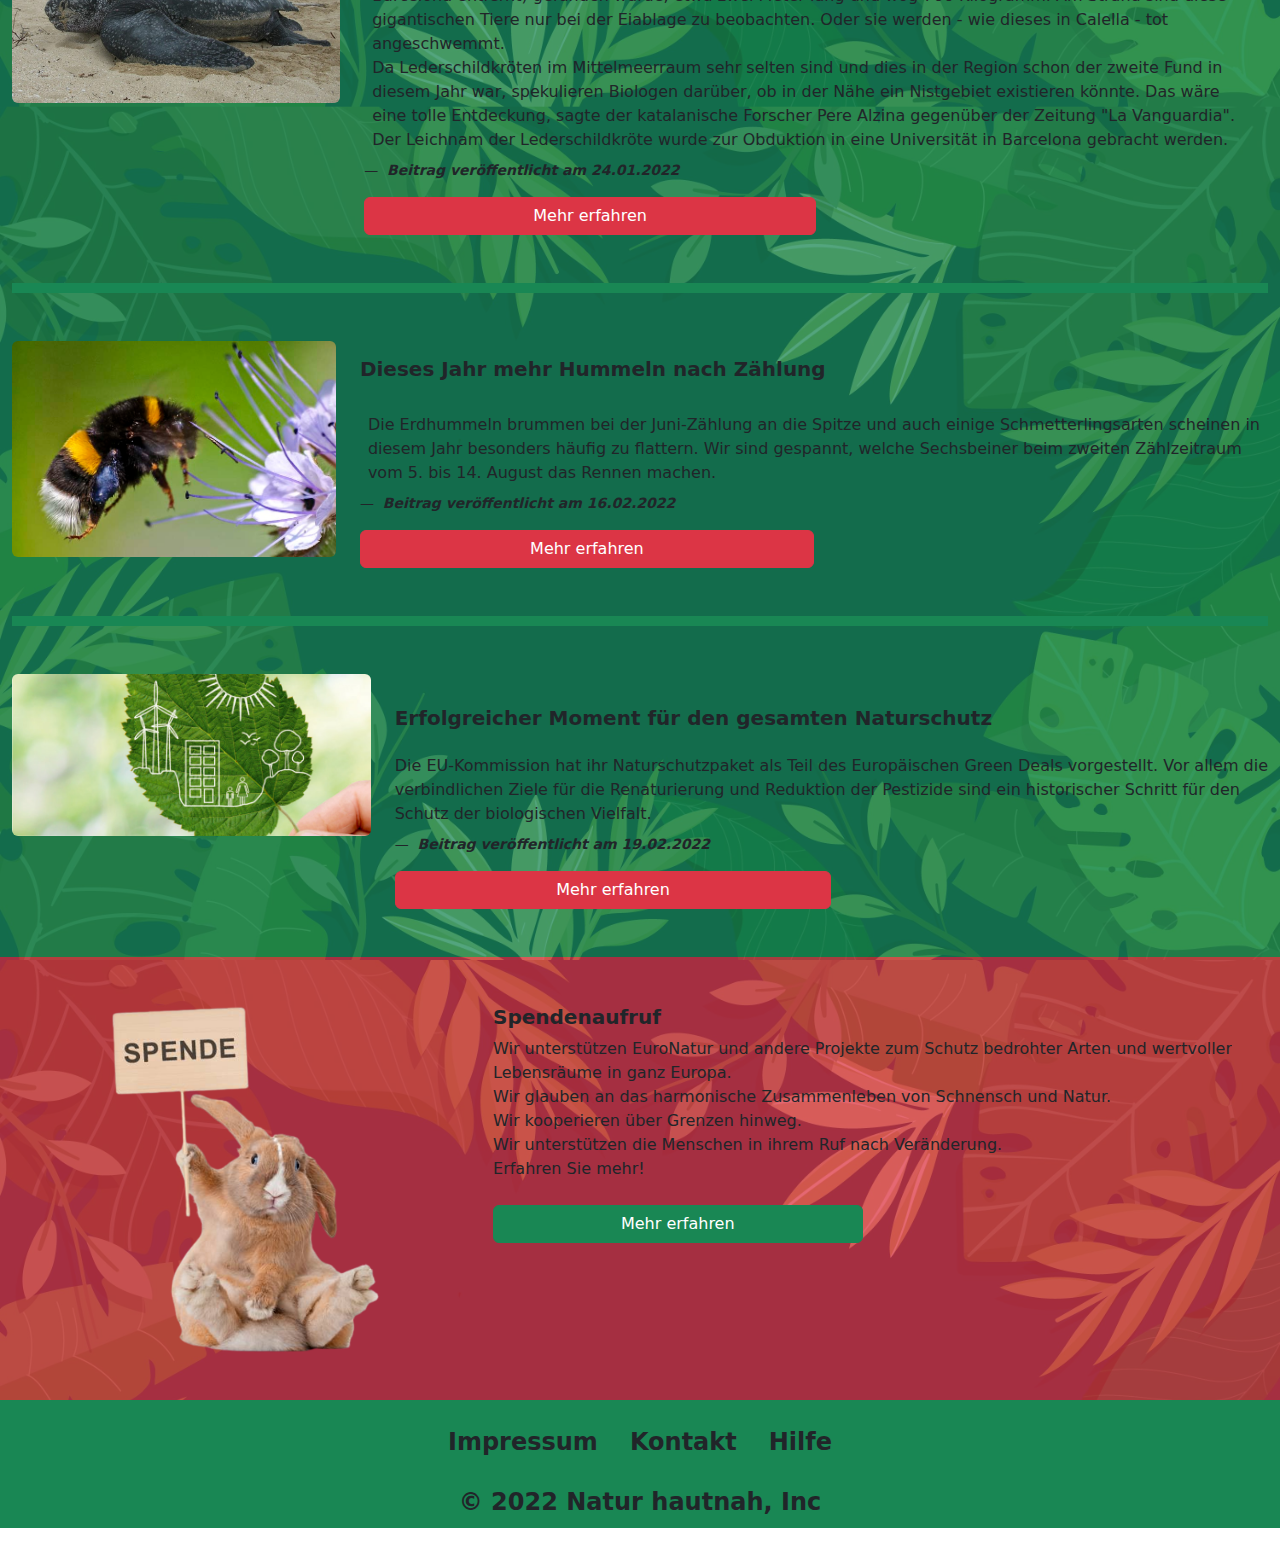
<file: neuigkeiten.html>
<!DOCTYPE html>
<html lang="de">

<head>
  <title>Natur hautnah</title>

  <meta name="viewport" content="width=device-width,initial-scale=1" />
  <meta charset="utf-8">

  <link rel="shortcut icon" href="#">

  <link rel="stylesheet" type="text/css" href="./css/bootstrap/bootstrap.min.css" />
  <link rel="stylesheet" type="text/css" href="./css/modifications/neuigkeiten.css" />

</head>

<body>

  <div id="backgroundindex">

    <header>
      <div class="container text-center py-2">
        <img src="./assets/pictures/index/hslogo.png" class="img-fluid hslogo" alt="Hochschule Osnabrück Logo">
      </div>
    </header>

    <!-- Quelle: https://www.w3schools.com/bootstrap5/bootstrap_navbar.php -->

    <nav class="navbar navbarimg mt-3 mb-3 pb-5">
      <div class="container-fluid justify-content-center m-auto navbar-expand-lg">
        <a class="navbar-brand" href="#">
          <img src="./assets/pictures/index/navsymbol.png" alt="navbarimage" class="d-inline-block navbarimage">
          <p class="navsymboltext text-success fw-bold">Natur hautnah</p>
        </a>
        <ul class="nav justify-content-center ">
          <li class="nav-item">
            <a href="index.html" class="nav-link link-success active text-dark fw-bold fs-6 text startseite"
              aria-current="page">Startseite</a>
          </li>
          <li class="nav-item">
            <a href="reisen.html" class="nav-link link-success active text-dark fw-bold fs-6 text naturerleben"
              aria-current="page">Natur erleben</a>
          </li>
          <li class="nav-item">
            <a href="wissen.html" class="nav-link link-success active text-dark fw-bold fs-6 text wissen"
              aria-current="page">Wissen</a>
          </li>
          <li class="nav-item">
            <a href="neuigkeiten.html" class="nav-link link-success active text-success fw-bold fs-6 text neuigkeiten"
              aria-current="page">Neuigkeiten</a>
          </li>
        </ul>
      </div>
    </nav>



<!--Quelle: https://www.w3schools.com/bootstrap5/bootstrap_cards.php -->
<article>
    <div class="container-md row m-auto">
      <!--Erste Spalte-->
      <div class="col-md py-3">
        <div class="card border border-danger border-5 bg-danger">
          <h3 class="bg-danger position-absolute badge-primary translate-middle start-50 top-0 rounded"><span
              class="badge">Bedrohte Arten</span></h3>
          <figure>
            <img src="./assets/pictures/neugikeiten/gorillaroteliste.jpg" class="card-img-top img-fluid rounded"
              alt="gorillaroteliste">
          </figure>
          <div class="card-body">
            <div class="card-text"></div>
            <p class="h5 fw-bold card-text text-dark">Finde heraus, wie du der Natur helfen kannst.</p>
            <p class="card-text text-dark">
              Hier erfährst du, wie du in nur wenigen Minuten Superheld auf der ganzen Erde werden kannst!
              <br><br>Nachhaltigkeit bedeutet, nur so viel von einer Sache zu verbrauchen,
              <br>wie in der Natur neu entsteht. Wenn man etwas nachhaltig macht,
              <br>bedeutet das, dass man damit auch in Zukunft immer so weitermachen könnte.
            </p>
            <figure>
              <figcaption class="blockquote-footer text-dark">
                <cite class="fw-bold">
                  Beitrag veröffentlicht am 21.03.2022
                </cite>
              </figcaption>
            </figure>
            <a href="bedrohtearten.html" class="btn btn-success w-50">
              Mehr erfahren</a>
          </div>
        </div>
      </div>

      <!--Zweite Spalte-->
      <div class="col-md py-3">
        <div class="card border border-success border-5 bg-success">
          <h3 class="bg-success position-absolute badge-primary translate-middle start-50 top-0 rounded"><span
              class="badge">Mit Nachhaltigkeit in die Ferien!</span></h3>
          <figure>
            <img src="./assets/pictures/neugikeiten/nachhaltigferien.png" class="card-img-top img-fluid rounded"
              alt="nachhaltigferien">
          </figure>
          <div class="card-body">
            <div class="card-text"></div>
            <p class="h3 card-text text-dark h5 fw-bold ">Finde heraus, wie du der Natur helfen kannst.</p>
            <p class="card-text text-dark">
              Hier erfährst du, wie du von nur in wenigen Minuten Superheld auf der ganzen Erde werden kannst!
              <br>Nachhaltigkeit bedeutet, nur so viel von einer Sache zu verbrauchen,
              <br>wie in der Natur neu entsteht. Wenn man etwas nachhaltig macht,
              <br>bedeutet das, dass man damit auch in Zukunft immer so weitermachen könnte.
            </p>
            <figure>
              <figcaption class="blockquote-footer text-dark">
                <cite class="fw-bold" title="bushcraft">
                  Beitrag veröffentlicht am 30.07.2022
                </cite>
              </figcaption>
            </figure>
            <a href="#" class="btn btn-danger w-50">
              Mehr erfahren</a>
          </div>
        </div>
      </div>


      <!--Zweite Spalte-->
      <div class="col-md py-3">
        <div class="card border border-success border-5 bg-success">
          <h3 class="bg-success position-absolute badge-primary translate-middle start-50 top-0 rounded"><span
              class="badge">Atmosphäre</span></h3>
          <figure>
            <img src="./assets/pictures/neugikeiten/atmosphäre.jpg" class="card-img-top img-fluid rounded"
              alt="atmosphaere">
          </figure>
          <div class="card-body">
            <div class="card-text"></div>
            <h5 class="card-title fw-bold">Was hat es mit unserer Atmosphäre aufsich ?</h5>
            <p class="card-text text-dark">Erfahre was die Atmosphäre mit unserer Erde zutun hat.
              <br>
              <br>Die Atmosphäre ist die Lufthülle der Erde. Sie umgibt den Planeten wie eine dünne Haut. Sie besteht
              aus Luft, das ist ein Gemisch aus Gasen.
            </p>
            <figure>
              <figcaption class="blockquote-footer text-dark">
                <cite class="fw-bold" title="bushcraft">
                  Beitrag veröffentlicht am 24.04.2022
                </cite>
              </figcaption>
            </figure>
            <a href="#" class="btn btn-danger w-50">
              Mehr erfahren</a>
          </div>
        </div>
      </div>


    </div>

    <!--https://www.codeply.com/go/0FzyCXffUd-->
    <div class="container-fluid mt-5 bg-opacity-75 bg-success">
      <div class="row">
        <div class="col">
          <picture>
            <img class="w-100 rounded mt-5" src="./assets/pictures/neugikeiten/schildkroetegroß.jpg"
              alt="schildkroetegroß">
          </picture>
        </div>
        <div class="col mt-3">
          <h5 class="card-title fw-bold">Größte Meeresschildkröte der Welt aufgetaucht!</h5>
          <p class="card-text m-2 mb-4 text-truncate">
            Lederschildkröten sind die größten lebenden Schildkröten. Ein Exemplar, das an einem Strand von Wales
            <br>angespült wurde, hatte eine Rückenpanzerlänge von 256 Zentimetern und brachte ein Rekordgewicht von 916
            <br>Kilogramm auf die Waage. Wie spanische Medien berichten war das Tier, das in Calella (gute 50 Kilometer
            von
            <br>Barcelona entfernt) gefunden wurde, etwa zwei Meter lang und wog 700 Kilogramm. Am Strand sind diese
            <br>gigantischen Tiere nur bei der Eiablage zu beobachten. Oder sie werden - wie dieses in Calella - tot
            <br>angeschwemmt.

            <br>Da Lederschildkröten im Mittelmeerraum sehr selten sind und dies in der Region schon der zweite Fund in
            <br>diesem Jahr war, spekulieren Biologen darüber, ob in der Nähe ein Nistgebiet existieren könnte. Das wäre
            <br>eine tolle Entdeckung, sagte der katalanische Forscher Pere Alzina gegenüber der Zeitung "La
            Vanguardia".
            <br>Der Leichnam der Lederschildkröte wurde zur Obduktion in eine Universität in Barcelona gebracht werden.
          </p>
          <figure>
            <figcaption class="blockquote-footer text-dark">
              <cite class="fw-bold">
                Beitrag veröffentlicht am 24.01.2022
              </cite>
            </figcaption>
          </figure>
          <a href="#" class="btn btn-danger w-50">
            Mehr erfahren</a>
        </div>
      </div>

      <div class="border border-5 mt-5 mb-5 border-success">
      </div>

      <div class="row">
        <div class="col">
          <picture>
            <img class="w-100 rounded" src="./assets/pictures/neugikeiten/hummel.jpg" alt="hummel">
          </picture>
        </div>
        <div class="col mt-3">
          <h5 class="card-title fw-bold">Dieses Jahr mehr Hummeln nach Zählung</h5>
          <p class="card-text m-2 mb-4 text-truncate">
            <br>Die Erdhummeln brummen bei der Juni-Zählung an die Spitze und auch einige Schmetterlingsarten scheinen
            in
            <br>diesem Jahr besonders häufig zu flattern. Wir sind gespannt, welche Sechsbeiner beim zweiten
            Zählzeitraum
            <br>vom 5. bis 14. August das Rennen machen.
          </p>
          <figure>
            <figcaption class="blockquote-footer text-dark">
              <cite class="fw-bold">
                Beitrag veröffentlicht am 16.02.2022
              </cite>
            </figcaption>
          </figure>
          <a href="#" class="btn btn-danger w-50">
            Mehr erfahren</a>
        </div>
      </div>

      <div class="border border-5 mt-5 mb-5 border-success">
      </div>

      <div class="row pb-5">
        <div class="col">
          <picture>
            <img class="w-100 rounded" src="./assets/pictures/neugikeiten/naturschutzerfolg.jpg" alt="naturschutzerfolg">
          </picture>
        </div>
        <div class="col mt-3">
          <h5 class="card-title fw-bold mt-3">Erfolgreicher Moment für den gesamten Naturschutz</h5>
          <p class="card-text mb-4 text-truncate">
            <br>Die EU-Kommission hat ihr Naturschutzpaket als Teil des Europäischen Green Deals vorgestellt. Vor allem die
            <br>verbindlichen Ziele für die Renaturierung und Reduktion der Pestizide sind ein historischer Schritt für den
            <br>Schutz der biologischen Vielfalt.
          </p>
          <figure>
            <figcaption class="blockquote-footer text-dark">
              <cite class="fw-bold">
                Beitrag veröffentlicht am 19.02.2022
              </cite>
            </figcaption>
          </figure>
          <a href="#" class="btn btn-danger w-50">
            Mehr erfahren</a>
        </div>
      </div>

    </div>
  </article>

    <div class="container-fluid pt-5 pb-3 bg-opacity-75 bg-danger p-5">
      <div class="row">
        <div class="col">
          <picture>
            <img class="w-100 rounded" src="./assets/pictures/neugikeiten/hasespende.png" alt="hasespende">
          </picture>
        </div>
        <div class="col">
          <h5 class="card-title fw-bold">Spendenaufruf</h5>
          <p class="card-text mt-2 mb-4 text-truncate">

            Wir unterstützen EuroNatur und andere Projekte zum Schutz bedrohter Arten und wertvoller
            <br>Lebensräume in ganz Europa.
            <br>Wir glauben an das harmonische Zusammenleben von Schnensch und Natur.
            <br>Wir kooperieren über Grenzen hinweg.
            <br>Wir unterstützen die Menschen in ihrem Ruf nach Veränderung.
            <br>Erfahren Sie mehr!

          </p>
          <a href="#" class="btn btn-success w-50">
            Mehr erfahren</a>
        </div>
      </div>
    </div>

    <footer class="footer bg-success">
      <ul class="nav justify-content-center pt-2">
        <li class="nav-item"><a href="impressum.html" class="nav-link px-2 text-dark fw-bold fs-4 text">Impressum</a>
        </li>
        <li class="nav-item"><a href="#" class="nav-link px-2 text-dark fw-bold fs-4 text">Kontakt</a></li>
        <li class="nav-item"><a href="#" class="nav-link px-2 text-dark fw-bold fs-4 text">Hilfe</a></li>
      </ul>
      <p class="text-center text-dark fw-bold fs-4 text pb-2 mt-2">© 2022 Natur hautnah, Inc</p>
    </footer>

    <script src="./js/bootstrap/bootstrap.bundle.min.js"></script>
  </div>
</body>

</html>
</file>
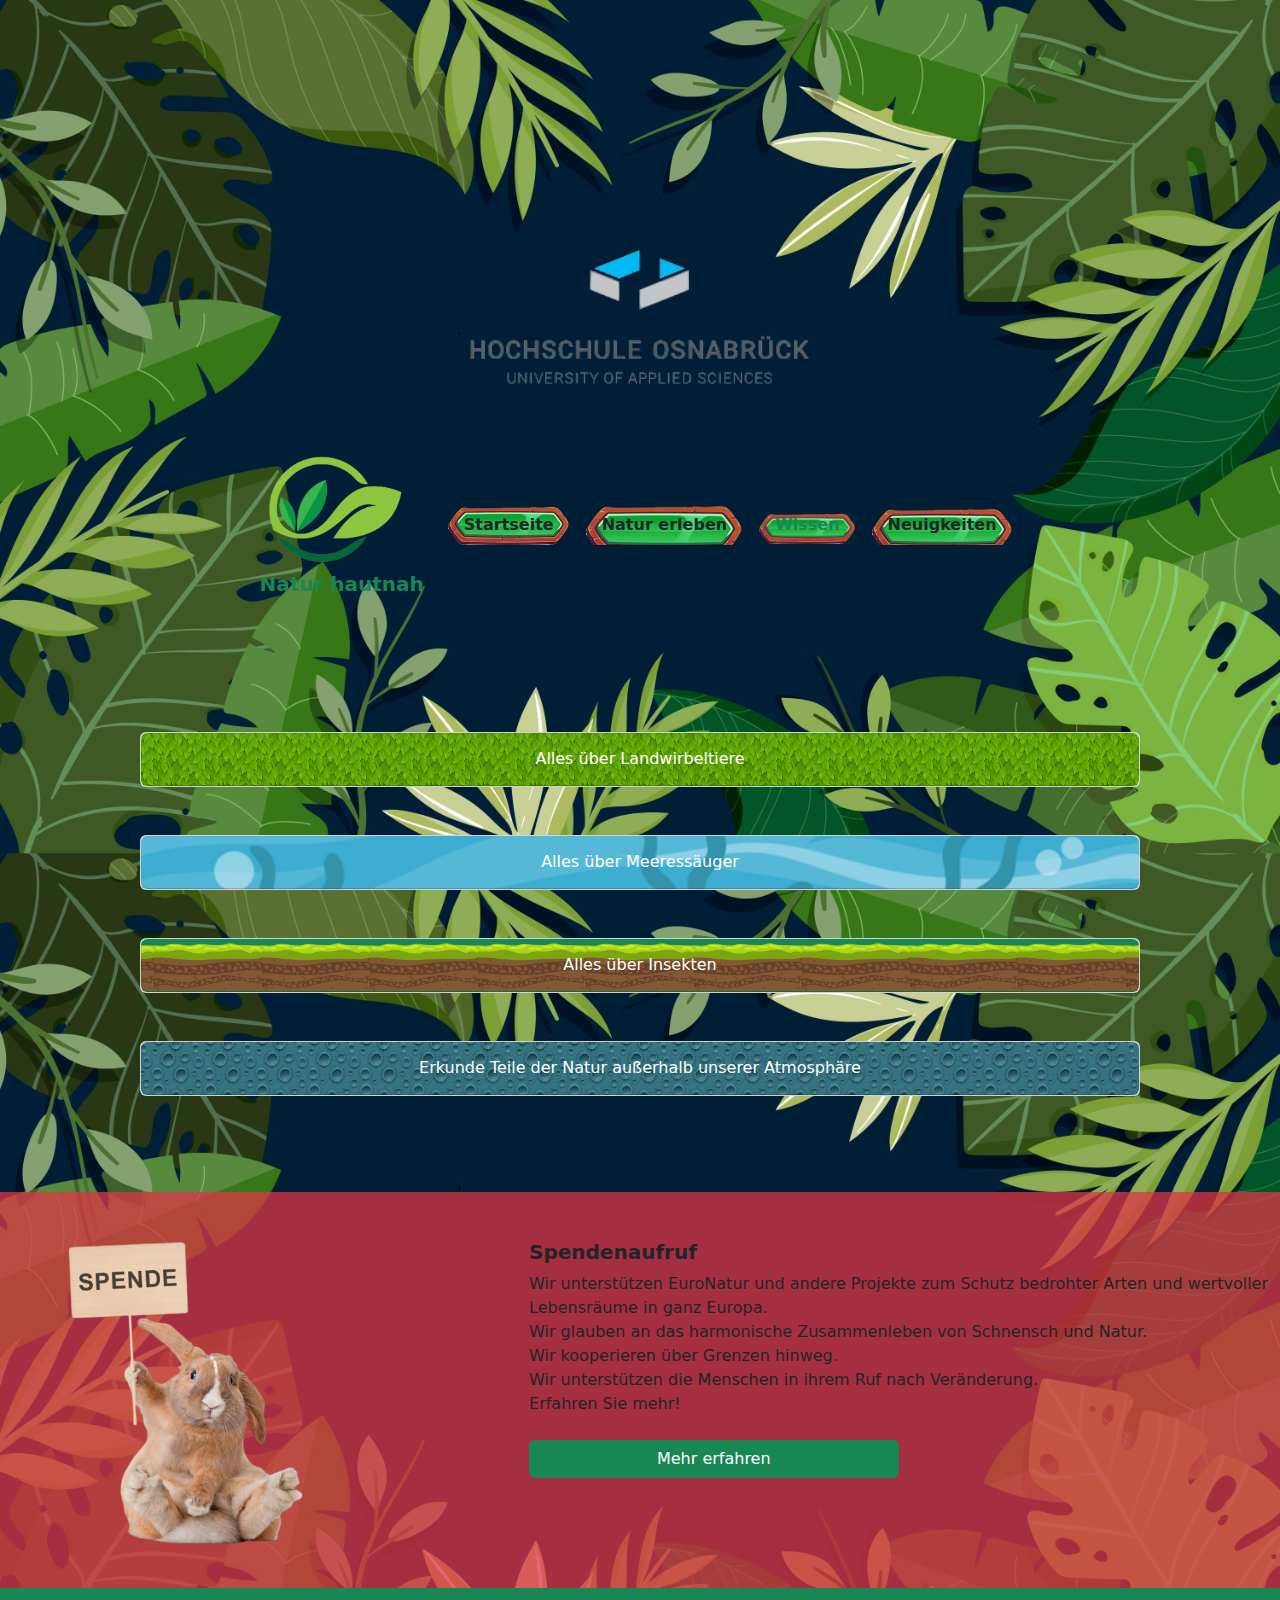
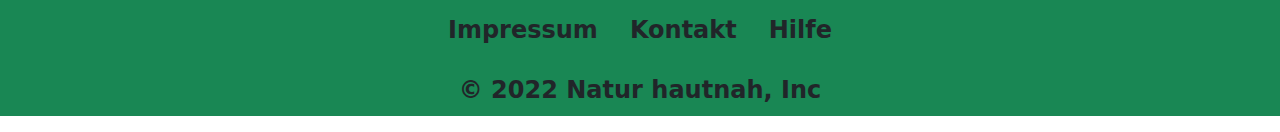
<file: wissen.html>
<!DOCTYPE html>
<html lang="de">

<head>
    <title>Natur hautnah</title>
    <meta charset="utf-8">
    <meta name="viewport" content="width=device-width,initial-scale=1" />

    <link rel="shortcut icon" href="#">
    <link rel="stylesheet" type="text/css" href="./css/bootstrap/bootstrap.min.css" />
    <link rel="stylesheet" type="text/css" href="./css/modifications/wissen.css" />
    <script src="./js/bootstrap/bootstrap.bundle.min.js"></script>

</head>

<body>

    <div id="backgroundindex">

        <header>
            <div class="container text-center py-2">
                <img src="./assets/pictures/index/hslogo.png" class="img-fluid hslogo" alt="Hochschule Osnabrück Logo">
            </div>
        </header>


        <!-- Quelle: https://www.w3schools.com/bootstrap5/bootstrap_navbar.php -->
        <nav class="navbar navbarimg mt-3 mb-3 pb-5">
            <div class="container-fluid justify-content-center m-auto navbar-expand-lg">
                <a class="navbar-brand" href="#">
                    <img src="./assets/pictures/index/navsymbol.png" alt="navbarimage"
                        class="d-inline-block navbarimage">
                    <p class="navsymboltext text-success fw-bold">Natur hautnah</p>
                </a>
                <ul class="nav justify-content-center ">
                    <li class="nav-item">
                        <a href="index.html" class="nav-link link-success active text-dark fw-bold fs-6 text startseite"
                            aria-current="page">Startseite</a>
                    </li>
                    <li class="nav-item">
                        <a href="reisen.html"
                            class="nav-link link-success active text-dark fw-bold fs-6 text naturerleben"
                            aria-current="page">Natur erleben</a>
                    </li>
                    <li class="nav-item">
                        <a href="wissen.html" class="nav-link link-success active text-success fw-bold fs-6 text wissen"
                            aria-current="page">Wissen</a>
                    </li>
                    <li class="nav-item">
                        <a href="neuigkeiten.html"
                            class="nav-link link-success active text-dark fw-bold fs-6 text neuigkeiten"
                            aria-current="page">Neuigkeiten</a>
                    </li>
                </ul>
            </div>
        </nav>


        <!--
                Quelle: https://www.w3schools.com/bootstrap5/bootstrap_collapse.php 

                Quelle: https://www.w3schools.com/bootstrap5/bootstrap_cards.php
            -->
        <article>
            <div class="m-auto">
                <div class="row m-auto">

                    <div id="accordion" class="m-auto mb-5 mt-5">

                        <!--
                        Landwirbeltiere card
                    -->
                        <div class="card mb-5 m-auto">
                            <div class="card-header cardheadernaturesearch rounded text-center">
                                <a class="collapsed btn w-100 border-0 text-white" data-bs-toggle="collapse"
                                    href="#collapseOne">
                                    Alles über Landwirbeltiere
                                </a>
                                <div id="collapseOne" class="collapse" data-bs-parent="#accordion">
                                    <div class="card-body">
                                        <div class="container">

                                            <div class="row">
                                                <div class="col-md mb-4">
                                                    <div class="card bg-success">
                                                        <picture>
                                                            <img class="rounded img-fluid img-card-top"
                                                                src="./assets/pictures/wissen/hippo.jpg" alt="Nilpferd">
                                                        </picture>
                                                        <div class="card-text">
                                                            <h5 class="card-title fw-bold">Das Nilpferd</h5>
                                                            <p class="card-text m-2 mb-4 text-truncate">
                                                                <br>Das Nilpferd gehört zu den größten lebenden
                                                                Landsäugetieren.
                                                                <br>Die Tiere leben in Rudeln mit durchschnittlich 10
                                                                Tieren, obwohl in Naturschutzgebieten auch Gruppen von
                                                                über
                                                                100 Tieren keine große Seltenheit sind. Die Rudel
                                                                bestehen
                                                                überwiegend aus Weibchen und Jungen beiderlei
                                                                Geschlechts
                                                                sowie einigen ausgewachsenen Bullen.
                                                                <br>Nilpferde sind reine Pflanzenfresser. Sie ernähren
                                                                sich
                                                                überwiegend von Gras, auch Sumpf- und Wasserpflanzen
                                                                stehen
                                                                auf ihren Speiseplan. Auf Nahrungssuche gehen die Tiere
                                                                nur
                                                                am späten Abend oder Nachts, wobei sie häufig große
                                                                Strecken
                                                                zurücklegen, bis sie ein geeignetes Weidegebiet gefunden
                                                                haben.
                                                            </p>
                                                            <button class="btn btn-danger mb-3" type="button"
                                                                data-bs-toggle="offcanvas" data-bs-target="#nilpferd">
                                                                Lesen
                                                            </button>
                                                            <div>
                                                                <picture>
                                                                    <img src="./assets/pictures/bedrohtearten/navizeiger.png"
                                                                        alt="zuruckaufdiestartseite" width="100">
                                                                </picture>
                                                            </div>
                                                            <button class="btn btn-danger mb-3" type="button">
                                                                Zum Video!
                                                            </button>
                                                        </div>
                                                    </div>
                                                    <!--offcanvas-->
                                                    <div class="offcanvas offcanvas-bottom canvasbodynilpferd"
                                                        tabindex="-1" id="nilpferd" aria-labelledby="#nilpferd">
                                                        <div class="offcanvas-header canvasbody text-center">
                                                            <h5 class="offcanvas-title fw-bold" id="#nilpferd">
                                                                Das Nilpferd</h5>
                                                            <button type="button" class="btn-close text-reset"
                                                                data-bs-dismiss="offcanvas" aria-label="Close">
                                                            </button>
                                                        </div>
                                                        <div class="offcanvas-body small text-white fs-5">
                                                            <p>
                                                                <br>Das Nilpferd gehört zu den größten lebenden
                                                                Landsäugetieren.
                                                                <br>Die Tiere leben in Rudeln mit durchschnittlich 10
                                                                Tieren, obwohl in Naturschutzgebieten auch Gruppen von
                                                                über
                                                                100 Tieren keine große Seltenheit sind.
                                                                <br>Die Rudel bestehen
                                                                überwiegend aus Weibchen und Jungen beiderlei
                                                                Geschlechts
                                                                sowie einigen ausgewachsenen Bullen.
                                                                <br>Nilpferde sind reine Pflanzenfresser. Sie ernähren
                                                                sich
                                                                überwiegend von Gras, auch Sumpf- und Wasserpflanzen
                                                                stehen
                                                                auf ihren Speiseplan.
                                                                <br>Auf Nahrungssuche gehen die Tiere nur
                                                                am späten Abend oder Nachts, wobei sie häufig große
                                                                Strecken
                                                                zurücklegen, bis sie ein geeignetes Weidegebiet gefunden
                                                                haben.
                                                            </p>
                                                        </div>
                                                    </div>
                                                </div>



                                                <div class="col-md mb-4">
                                                    <div class="card bg-success">
                                                        <picture>
                                                            <img class="rounded img-fluid img-card-top"
                                                                src="assets/pictures/wissen/icebears.jpg"
                                                                alt="Eisbären">
                                                        </picture>
                                                        <div class="card-text">
                                                            <h5 class="card-title fw-bold">Der Eisbär</h5>
                                                            <p class="card-text m-2 mb-4 text-truncate">
                                                                <br>Eisbären, das größte Raubtier der Arktis,
                                                                <br>sind ein starkes Symbol für die Stärke und Ausdauer
                                                                der
                                                                Arktis.
                                                                <br>Der Lebensraum der Eisbären zwischen Pack- und
                                                                Treibeis
                                                                erfordert extreme Anpassungen
                                                                <br>an die dort herrschende Witterung.
                                                                Bei Temperaturen von bis zu minus 70 Grad Celsius und
                                                                Stürmen mit über 200 Stundenkilometern
                                                                Windgeschwindigkeit
                                                                <br>ist überleben nicht einfach. So wärmt der
                                                                wasserdichte,
                                                                weiche Pelz die Tiere nicht nur einfach, das Haarkleid
                                                                produziert aktiv Wärme.
                                                            </p>
                                                            <button class="btn btn-danger mb-3" type="button"
                                                                data-bs-toggle="offcanvas" data-bs-target="#eisbaer">
                                                                Lesen
                                                            </button>
                                                            <div>
                                                                <picture>
                                                                    <img src="./assets/pictures/bedrohtearten/navizeiger.png"
                                                                        alt="zuruckaufdiestartseite" width="100">
                                                                </picture>
                                                            </div>
                                                            <button class="btn btn-danger mb-3" type="button">
                                                                Zum Video!
                                                            </button>
                                                        </div>
                                                    </div>

                                                    <!--offcanvas-->
                                                    <div class="offcanvas offcanvas-bottom canvasbodyeisbaer"
                                                        tabindex="-1" id="eisbaer" aria-labelledby="#eisbaer">
                                                        <div class="offcanvas-header canvasbody text-center">
                                                            <h5 class="offcanvas-title fw-bold" id="#eisbaer">Der
                                                                Eisbär</h5>
                                                            <button type="button" class="btn-close text-reset"
                                                                data-bs-dismiss="offcanvas" aria-label="Close">
                                                            </button>
                                                        </div>
                                                        <div class="offcanvas-body small text-white fs-5">
                                                            <p>
                                                                <br>Eisbären, das größte Raubtier der Arktis,
                                                                <br>sind ein starkes Symbol für die Stärke und Ausdauer
                                                                der
                                                                Arktis.
                                                                <br>Der Lebensraum der Eisbären zwischen Pack- und
                                                                Treibeis
                                                                erfordert extreme Anpassungen
                                                                <br>an die dort herrschende Witterung.
                                                                <br>Bei Temperaturen von bis zu minus 70 Grad Celsius
                                                                und
                                                                Stürmen mit über 200 Stundenkilometern
                                                                Windgeschwindigkeit
                                                                <br>ist überleben nicht einfach. So wärmt der
                                                                wasserdichte,
                                                                weiche Pelz die Tiere nicht nur einfach, das Haarkleid
                                                                produziert aktiv Wärme.
                                                            </p>
                                                        </div>
                                                    </div>
                                                </div>






                                                <div class="col-md mb-4">
                                                    <div class="card bg-success">
                                                        <picture>
                                                            <img class="rounded img-fluid img-card-top w-100"
                                                                src="assets/pictures/wissen/elefant.jpg" alt="elefant">
                                                        </picture>
                                                        <div class="card-text">
                                                            <h5 class="card-title fw-bold">Der Elefant</h5>
                                                            <p class="card-text m-2 mb-4 text-truncate">
                                                                Der afrikanische Elefant ist das schwerste Landsäugetier
                                                                überhaupt.
                                                                Sie leben in einem Familienverband, der von einer alten
                                                                Kuh
                                                                angeführt wird.
                                                                <br>Ihr Rüssel wird zur Kommunikation und zur
                                                                Verarbeitung
                                                                von Gegenständen genutzt.
                                                                Ihre großen Ohren helfen ihnen, die Wärme abzuleiten.
                                                                Die oberen Schneidezähne der afrikanischen Elefanten
                                                                reifen
                                                                im Laufe ihres Lebens zu Stoßzähnen heran.
                                                                Afrikanische Elefanten werden in Savannenelefanten (oder
                                                                Buschelefanten) und Waldelefanten unterteilt.
                                                                <br>Savannenelefanten haben größere Stoßzähne und sind
                                                                größer als Waldelefanten.
                                                                Waldelefanten sind kleiner, dunkler und haben geradere,
                                                                nach
                                                                unten gerichtete Stoßzähne.
                                                                Der Schädel und das Skelett der beiden Arten
                                                                unterscheiden
                                                                sich in Größe und Form.

                                                            </p>
                                                            <button class="btn btn-danger mb-3" type="button"
                                                                data-bs-toggle="offcanvas" data-bs-target="#elefant">
                                                                Lesen
                                                            </button>
                                                            <div>
                                                                <picture>
                                                                    <img src="./assets/pictures/bedrohtearten/navizeiger.png"
                                                                        alt="zuruckaufdiestartseite" width="100">
                                                                </picture>
                                                            </div>
                                                            <button class="btn btn-danger mb-3" type="button">
                                                                Zum Video!
                                                            </button>
                                                        </div>
                                                    </div>
                                                </div>
                                                <!--offcanvas-->
                                                <div class="offcanvas offcanvas-bottom canvasbodyelefant" tabindex="-1"
                                                    id="elefant" aria-labelledby="#elefant">
                                                    <div class="offcanvas-header canvasbody text-center">
                                                        <h5 class="offcanvas-title fw-bold" id="#elefant">Der
                                                            Elefant</h5>
                                                        <button type="button" class="btn-close text-reset"
                                                            data-bs-dismiss="offcanvas" aria-label="Close">
                                                        </button>
                                                    </div>
                                                    <div class="offcanvas-body small text-white fs-5">
                                                        <p>
                                                            <br>Der afrikanische Elefant ist das schwerste Landsäugetier
                                                            <br>überhaupt.
                                                            <br>Sie leben in einem Familienverband, der von einer alten
                                                            Kuh
                                                            <br>angeführt wird.
                                                            <br>Ihr Rüssel wird zur Kommunikation und zur Verarbeitung
                                                            von
                                                            <br>Gegenständen genutzt.
                                                            <br>Ihre großen Ohren helfen ihnen, die Wärme abzuleiten.
                                                            <br>Die oberen Schneidezähne der afrikanischen Elefanten
                                                            reifen
                                                            im Laufe ihres Lebens zu Stoßzähnen heran.
                                                            <br>Afrikanische Elefanten werden in Savannenelefanten (oder
                                                            Buschelefanten) und Waldelefanten unterteilt.
                                                            <br>Savannenelefanten haben größere Stoßzähne und sind
                                                            größer
                                                            als Waldelefanten.
                                                            <br>Waldelefanten sind kleiner, dunkler und haben geradere,
                                                            nach
                                                            unten gerichtete Stoßzähne.
                                                            <br>Der Schädel und das Skelett der beiden Arten
                                                            unterscheiden
                                                            sich in Größe und Form.
                                                        </p>
                                                    </div>
                                                </div>
                                            </div>

                                            <div class="row">
                                                <div class="col-md mb-4">
                                                    <div class="card bg-success">
                                                        <picture>
                                                            <img class="rounded img-fluid img-card-top w-100"
                                                                src="assets/pictures/wissen/eichhoernchennuss.jpg"
                                                                alt="eichhoernchennuss">
                                                        </picture>
                                                        <div class="card-text">
                                                            <h5 class="card-title fw-bold">Das
                                                                Eichhörnchen</h5>
                                                            <p class="card-text m-2 mb-4 text-truncate">
                                                                Das Eichhörnchen ist eines der bekanntesten Nagetiere
                                                                <br>unserer Heimat. In den Parks vieler Städte sind die
                                                                <br>anmutigen Tiere oft so zutraulich geworden, dass man
                                                                hier
                                                                <br><br>von einem echten Kulturfolger sprechen kann.

                                                                <br>Als echtes Baumtier verbringt das Eichhörnchen fast
                                                                sein
                                                                ganzes Leben in luftiger Höhe. Sie beginnen mit ihren
                                                                Aktivitäten in der Zeit um Sonnenaufgang. Am regsamsten
                                                                sind
                                                                die Tiere am frühen Morgen und am späten Nachmittag, bei
                                                                guten Wetterbedingungen auch am Mittag. Ende Herbst
                                                                nimmt
                                                                ihre Aktivität langsam wieder ab, und im Winter
                                                                verlassen
                                                                sie nur noch gegen Mittag ihren Kobel. Einen richtigen
                                                                Winterschlaf halten die quirligen Tiere aber nicht.
                                                            </p>
                                                            <button class="btn btn-danger mb-3" type="button"
                                                                data-bs-toggle="offcanvas"
                                                                data-bs-target="#eichhoernchen">
                                                                Lesen
                                                            </button>
                                                            <div>
                                                                <picture>
                                                                    <img src="./assets/pictures/bedrohtearten/navizeiger.png"
                                                                        alt="zuruckaufdiestartseite" width="100">
                                                                </picture>
                                                            </div>
                                                            <button class="btn btn-danger mb-3" type="button">
                                                                Zum Video!
                                                            </button>
                                                        </div>
                                                    </div>

                                                    <!--offcanvas-->
                                                    <div class="offcanvas offcanvas-bottom canvasbodyeichhoernchen"
                                                        tabindex="-1" id="eichhoernchen"
                                                        aria-labelledby="#eichhoernchen">
                                                        <div class="offcanvas-header canvasbody text-center">
                                                            <h5 class="offcanvas-title fw-bold" id="#eichhoernchen">Das
                                                                Eichhörnchen</h5>
                                                            <button type="button" class="btn-close text-reset"
                                                                data-bs-dismiss="offcanvas" aria-label="Close"></button>
                                                        </div>
                                                        <div class="offcanvas-body small text-white fs-5">
                                                            <p>
                                                                Das Eichhörnchen ist eines der bekanntesten Nagetiere
                                                                <br>unserer Heimat. In den Parks vieler Städte sind die
                                                                <br>anmutigen Tiere oft so zutraulich geworden, dass man
                                                                hier
                                                                <br><br>von einem echten Kulturfolger sprechen kann.

                                                                <br>Als echtes Baumtier verbringt das Eichhörnchen fast
                                                                sein
                                                                <br>ganzes Leben in luftiger Höhe. Sie beginnen mit
                                                                ihren
                                                                <br>Aktivitäten in der Zeit um Sonnenaufgang. Am
                                                                regsamsten
                                                                sind
                                                                <br>die Tiere am frühen Morgen und am späten Nachmittag,
                                                                bei
                                                                <br>guten Wetterbedingungen auch am Mittag. Ende Herbst
                                                                nimmt
                                                                <br>ihre Aktivität langsam wieder ab, und im Winter
                                                                verlassen
                                                                <br>sie nur noch gegen Mittag ihren Kobel. Einen
                                                                richtigen
                                                                <br>Winterschlaf halten die quirligen Tiere aber nicht.
                                                            </p>
                                                        </div>
                                                    </div>
                                                </div>




                                                <div class="col-md">
                                                    <div class="card bg-success">
                                                        <picture>
                                                            <img class="rounded img-fluid img-card-top w-100"
                                                                src="assets/pictures/wissen/Nashorn.jpg" alt="nashorn2">
                                                        </picture>
                                                        <div class="card-text">
                                                            <h5 class="card-title fw-bold">Das Nashorn</h5>
                                                            <p class="card-text m-2 mb-4 text-truncate">
                                                                Das Breitmaulnashornmännchen ist nach dem Elefanten das
                                                                zweitgrößte Landsäugetier.
                                                                <br>Breitmaulnashörner sind weit weniger aggressiv als
                                                                ihre
                                                                nahen Verwandten, die Spitzmaulnashörner.
                                                                <br>Die Männchen sind in der Regel Einzelgänger, während
                                                                die
                                                                Weibchen in Gruppen zusammen mit ihren Jungen leben.
                                                                Die Tiere leben praktisch ausschließlich von Gras,
                                                                welches
                                                                sie mit ihren breiten, quadratischen Lippen abpflücken.
                                                                Wie die meisten Nashornarten kann das Breitmaulnashorn
                                                                nur
                                                                schlecht sehen, hat aber ein gutes Gehör.
                                                                Es sind halbsoziale, territoriale Säugetiere.
                                                            </p>
                                                            <button class="btn btn-danger mb-3" type="button"
                                                                data-bs-toggle="offcanvas" data-bs-target="#nashorn2">
                                                                Lesen
                                                            </button>
                                                            <div>
                                                                <picture>
                                                                    <img src="./assets/pictures/bedrohtearten/navizeiger.png"
                                                                        alt="zuruckaufdiestartseite" width="100">
                                                                </picture>
                                                            </div>
                                                            <button class="btn btn-danger mb-3" type="button">
                                                                Zum Video!
                                                            </button>
                                                        </div>
                                                    </div>
                                                </div>
                                            </div>
                                            <!--offcanvas-->
                                            <div class="offcanvas offcanvas-bottom canvasbodynashorn2" tabindex="-1"
                                                id="nashorn2" aria-labelledby="#nashorn2">
                                                <div class="offcanvas-header canvasbody text-center">
                                                    <h5 class="offcanvas-title fw-bold" id="#nashorn2">Das Nashorn
                                                    </h5>
                                                    <button type="button" class="btn-close text-reset"
                                                        data-bs-dismiss="offcanvas" aria-label="Close"></button>
                                                </div>
                                                <div class="offcanvas-body small text-white fs-5">
                                                    <p>
                                                        Das Breitmaulnashornmännchen ist nach dem Elefanten das
                                                        zweitgrößte
                                                        Landsäugetier.
                                                        <br>Breitmaulnashörner sind weit weniger aggressiv als ihre
                                                        nahen
                                                        Verwandten, die Spitzmaulnashörner.
                                                        <br>Die Männchen sind in der Regel Einzelgänger, während die
                                                        Weibchen in Gruppen zusammen mit ihren Jungen leben.
                                                        <br>Die Tiere leben praktisch ausschließlich von Gras, welches
                                                        sie
                                                        mit ihren breiten, quadratischen Lippen abpflücken.
                                                        <br>Wie die meisten Nashornarten kann das Breitmaulnashorn nur
                                                        schlecht sehen, hat aber ein gutes Gehör.
                                                        <br>Es sind halbsoziale, territoriale Säugetiere.
                                                    </p>
                                                </div>
                                            </div>
                                        </div>

                                    </div>
                                </div>
                            </div>
                        </div>

                        <!--
                        Meeressäuger card 
                    -->
                        <div class="card mb-5">
                            <div class="card-header cardheaderocean rounded text-center">
                                <a class="collapsed btn w-100 border-0 text-white" data-bs-toggle="collapse"
                                    href="#collapseTwo">
                                    Alles über Meeressäuger
                                </a>
                                <div id="collapseTwo" class="collapse" data-bs-parent="#accordion">
                                    <div class="card-body">
                                        <div class="container">

                                            <div class="row">
                                                <div class="col-md mb-4">
                                                    <div class="card bg-primary">
                                                        <picture>
                                                            <img class="rounded img-fluid img-card-top"
                                                                src="assets/pictures/wissen/schildkroete.jpg"
                                                                alt="schildkroete">
                                                        </picture>
                                                        <div class="card-text">
                                                            <h5 class="card-title fw-bold">Die Wasserschildkröte</h5>
                                                            <p class="card-text m-2 mb-4 text-truncate">
                                                                Die Suppenschildkröte ist nach der Lederschildkröte die
                                                                <br>zweitgrößte Meeresschildkröte der Welt. Dabei
                                                                unterscheidet
                                                                <br>sich die Suppenschildkröte in ihrer Ernährung
                                                                bereits
                                                                ganz
                                                                <br>erheblich von ihren Verwandten. Während alle anderen
                                                                <br>Meeresschildkröten „Raubtiere“ sind und von Fischen,
                                                                <br>Schnecken, Krabben etc. leben, ist die erwachsene
                                                                Suppenschildkröte eine reine Vegetarierin. Sie ernährt
                                                                sich
                                                                hauptsächlich von Seegras und in kleinerem Umfang auch
                                                                von
                                                                Meeresalgen. Ihre Lieblingsspeise wird sogar treffend
                                                                Schildkrötengras genannt. Diese Seegrasart bilden in
                                                                tropischen Gewässern ausgedehnte unterseeische „Wiesen“,
                                                                welche neben den Suppenschildkröten auch von den
                                                                Seekühen
                                                                gerne beweidet werden.
                                                            </p>
                                                            <button class="btn btn-danger mb-3" type="button"
                                                                data-bs-toggle="offcanvas"
                                                                data-bs-target="#schildkroete2">
                                                                Lesen
                                                            </button>
                                                            <div>
                                                                <picture>
                                                                    <img src="./assets/pictures/bedrohtearten/navizeiger.png"
                                                                        alt="zuruckaufdiestartseite" width="100">
                                                                </picture>
                                                            </div>
                                                            <button class="btn btn-danger mb-3" type="button">
                                                                Zum Video!
                                                            </button>
                                                        </div>
                                                    </div>
                                                    <!--offcanvas-->
                                                    <div class="offcanvas offcanvas-bottom canvasbodyschildkroete2"
                                                        tabindex="-1" id="schildkroete2"
                                                        aria-labelledby="#schildkroete2">
                                                        <div class="offcanvas-header canvasbody text-center">
                                                            <h5 class="offcanvas-title fw-bold" id="#schildkroete2">
                                                                Die Wasserschildkröte
                                                            </h5>
                                                            <button type="button" class="btn-close text-reset"
                                                                data-bs-dismiss="offcanvas" aria-label="Close">
                                                            </button>
                                                        </div>
                                                        <div class="offcanvas-body small text-white fs-5">
                                                            <p>
                                                                Die Suppenschildkröte ist nach der Lederschildkröte die
                                                                <br>zweitgrößte Meeresschildkröte der Welt. Dabei
                                                                unterscheidet
                                                                <br>sich die Suppenschildkröte in ihrer Ernährung
                                                                bereits
                                                                ganz
                                                                <br>erheblich von ihren Verwandten. Während alle anderen
                                                                <br>Meeresschildkröten „Raubtiere“ sind und von Fischen,
                                                                <br>Schnecken, Krabben etc. leben, ist die erwachsene
                                                                <br>Suppenschildkröte eine reine Vegetarierin. Sie
                                                                ernährt
                                                                sich
                                                                <br>hauptsächlich von Seegras und in kleinerem Umfang
                                                                auch
                                                                von
                                                                <br>Meeresalgen. Ihre Lieblingsspeise wird sogar
                                                                treffend
                                                                <br>Schildkrötengras genannt. Diese Seegrasart bilden in
                                                                <br>tropischen Gewässern ausgedehnte unterseeische
                                                                „Wiesen“,
                                                                <br>welche neben den Suppenschildkröten auch von den
                                                                Seekühen
                                                                <br>gerne beweidet werden.
                                                            </p>
                                                        </div>
                                                    </div>
                                                </div>

                                                <div class="col-md">
                                                    <div class="card bg-primary">
                                                        <picture>
                                                            <img class="rounded img-fluid img-card-top"
                                                                src="assets/pictures/wissen/delfin.jpg" alt="delfin">
                                                        </picture>
                                                        <div class="card-text">
                                                            <h5 class="card-title fw-bold">Der Delfin</h5>
                                                            <p class="card-text m-2 mb-4 text-truncate">
                                                                <br>Delphine gehören aus zoologischer Sicht zu den
                                                                Zahnwalen.
                                                                <br>Wie alle Walarten atmen Delphine Luft und müssen
                                                                daher
                                                                in
                                                                <br>regelmäßigen Abständen an die Wasseroberfläche
                                                                kommen.
                                                                <br>Delphine ernähren sich in der Regel von Heringen und
                                                                <br>Sardinen, verschmähen aber auch Garnelen und
                                                                Tintenfische
                                                                nicht. Die Tiere ziehen weite Strecken durch die Meere,
                                                                um
                                                                Ihrer Nahrung zu folgen. Zur Ortung Ihrer Nahrung senden
                                                                Delphine Ultraschallaute aus. Diese Töne werden von
                                                                festen
                                                                Objekten reflektiert. Delphine sind in der Lage, sich
                                                                aus
                                                                diesen Reflektionen ein Bild Ihrer Umgebung zu machen
                                                                und so
                                                                auch Ihre Beute zu erkennen.
                                                            </p>
                                                            <button class="btn btn-danger mb-3" type="button"
                                                                data-bs-toggle="offcanvas" data-bs-target="#delfin">
                                                                Lesen
                                                            </button>
                                                            <div>
                                                                <picture>
                                                                    <img src="./assets/pictures/bedrohtearten/navizeiger.png"
                                                                        alt="zuruckaufdiestartseite" width="100">
                                                                </picture>
                                                            </div>
                                                            <button class="btn btn-danger mb-3" type="button">
                                                                Zum Video!
                                                            </button>
                                                        </div>
                                                    </div>
                                                    <!--offcanvas-->
                                                    <div class="offcanvas offcanvas-bottom canvasbodydelfin"
                                                        tabindex="-1" id="delfin" aria-labelledby="#delfin">
                                                        <div class="offcanvas-header canvasbody text-center">
                                                            <h5 class="offcanvas-title fw-bold" id="#delfin">
                                                                Der Delfin
                                                            </h5>
                                                            <button type="button" class="btn-close text-reset"
                                                                data-bs-dismiss="offcanvas" aria-label="Close">
                                                            </button>
                                                        </div>
                                                        <div class="offcanvas-body small text-white fs-5">
                                                            <p>
                                                                <br>Delphine gehören aus zoologischer Sicht zu den
                                                                Zahnwalen.
                                                                <br>Wie alle Walarten atmen Delphine Luft und müssen
                                                                daher
                                                                in
                                                                <br>regelmäßigen Abständen an die Wasseroberfläche
                                                                kommen.
                                                                <br>Delphine ernähren sich in der Regel von Heringen und
                                                                <br>Sardinen, verschmähen aber auch Garnelen und
                                                                Tintenfische
                                                                <br>nicht. Die Tiere ziehen weite Strecken durch die
                                                                Meere,
                                                                um
                                                                <br>Ihrer Nahrung zu folgen. Zur Ortung Ihrer Nahrung
                                                                senden
                                                                <br>Delphine Ultraschallaute aus. Diese Töne werden von
                                                                festen
                                                                <br>Objekten reflektiert. Delphine sind in der Lage,
                                                                sich
                                                                aus
                                                                <br>diesen Reflektionen ein Bild Ihrer Umgebung zu
                                                                machen
                                                                und so
                                                                auch Ihre Beute zu erkennen.
                                                            </p>
                                                        </div>
                                                    </div>
                                                </div>
                                            </div>
                                        </div>
                                    </div>
                                </div>
                            </div>
                        </div>




                        <!--
                        Insekten card 
                    -->
                        <div class="card mb-5">
                            <div class="card-header cardheaderinsects rounded text-center bg-success">
                                <a class="collapsed btn w-100 border-0 text-white" data-bs-toggle="collapse"
                                    href="#collapseThree">
                                    Alles über Insekten
                                </a>
                                <div id="collapseThree" class="collapse" data-bs-parent="#accordion">
                                    <div class="card-body">
                                        <div class="container">

                                            <div class="row">
                                                <div class="col-md mb-4">
                                                    <div class="card bg-success">
                                                        <picture>
                                                            <img class="rounded img-fluid img-card-top"
                                                                src="assets/pictures/wissen/schmetterling.jpg"
                                                                alt="schmetterling">
                                                        </picture>
                                                        <div class="card-text">
                                                            <h5 class="card-title fw-bold">Der Monarchfalter</h5>
                                                            <p class="card-text m-2 mb-4 text-truncate">
                                                                Der Monarchfalter (Danaus plexippus) oder Amerikanische
                                                                <br>Monarch ist ein auffällig orange und schwarz
                                                                gezeichneter
                                                                <br>Schmetterling (Tagfalter) aus der Familie der
                                                                Edelfalter
                                                                (Nymphalidae).

                                                                <br>In den Jahren ab etwa 2010 brachen die
                                                                überwinternden
                                                                Bestände drastisch ein, die in Anspruch genommene Fläche
                                                                betrug ebenfalls nur noch einen Bruchteil; 2013/14
                                                                verzögerte sich die Ankunft der Falter in Mexiko zudem
                                                                um
                                                                drei Wochen.

                                                                Eine deutlich kleinere westliche Population überwintert
                                                                entlang der Pazifikküste in Kalifornien.

                                                                Im Jahr 2022 wurde die wandernde Unterart (Danaus
                                                                plexippus
                                                                plexippus) des Monarchfalters als „stark gefährdet“
                                                                (endangered) in die <a href="bedrohtearten.html"
                                                                    class="link link-info">Rote Liste</a> gefährdeter
                                                                Arten
                                                                aufgenommen.



                                                            </p>
                                                            <button class="btn btn-danger mb-3" type="button"
                                                                data-bs-toggle="offcanvas"
                                                                data-bs-target="#schmetterling">
                                                                Lesen
                                                            </button>
                                                            <div>
                                                                <picture>
                                                                    <img src="./assets/pictures/bedrohtearten/navizeiger.png"
                                                                        alt="zuruckaufdiestartseite" width="100">
                                                                </picture>
                                                            </div>
                                                            <button class="btn btn-danger mb-3" type="button">
                                                                Zum Video!
                                                            </button>
                                                        </div>
                                                    </div>
                                                    <!--offcanvas-->
                                                    <div class="offcanvas offcanvas-bottom canvasbodyschmetterling"
                                                        tabindex="-1" id="schmetterling"
                                                        aria-labelledby="#schmetterling">
                                                        <div class="offcanvas-header canvasbody text-center">
                                                            <h5 class="offcanvas-title fw-bold" id="#schmetterling">Der
                                                                Monarchfalter
                                                            </h5>
                                                            <button type="button" class="btn-close text-reset"
                                                                data-bs-dismiss="offcanvas" aria-label="Close"></button>
                                                        </div>
                                                        <div class="offcanvas-body small text-white fs-5">
                                                            <p>
                                                                Der Monarchfalter (Danaus plexippus) oder Amerikanische
                                                                <br>Monarch ist ein auffällig orange und schwarz
                                                                gezeichneter
                                                                <br>Schmetterling (Tagfalter) aus der Familie der
                                                                Edelfalter
                                                                (Nymphalidae).

                                                                In den Jahren ab etwa 2010 brachen die überwinternden
                                                                <br>Bestände drastisch ein, die in Anspruch genommene
                                                                Fläche
                                                                <br>betrug ebenfalls nur noch einen Bruchteil; 2013/14
                                                                <br>verzögerte sich die Ankunft der Falter in Mexiko
                                                                zudem
                                                                um drei Wochen.

                                                                <br>Eine deutlich kleinere westliche Population
                                                                überwintert
                                                                <br>entlang der Pazifikküste in Kalifornien.

                                                                <br>Im Jahr 2022 wurde die wandernde Unterart (Danaus
                                                                plexippus
                                                                <br>plexippus) des Monarchfalters als „stark gefährdet“
                                                                <br>(endangered) in die <a href="bedrohtearten.html"
                                                                    class="link link-info">Rote Liste</a> gefährdeter
                                                                Arten
                                                                <br>aufgenommen.
                                                            </p>
                                                        </div>
                                                    </div>
                                                </div>





                                                <div class="col-md">
                                                    <div class="card bg-success">
                                                        <picture>
                                                            <img class="rounded img-fluid img-card-top w-100"
                                                                src="assets/pictures/wissen/biene.jpg" alt="biene">
                                                        </picture>
                                                        <div class="card-text">
                                                            <h5 class="card-title fw-bold">Die Honigbiene</h5>
                                                            <p class="card-text m-2 mb-4 text-truncate">
                                                                <br>Die Honigbiene ist etwas ganz Besonderes: Sie kann
                                                                nur
                                                                im
                                                                <br>Verband existieren und überleben. Eine einzeln
                                                                gehaltene
                                                                <br>Honigbiene wird trotz bester Haltung und Pflege
                                                                schon
                                                                nach
                                                                <br>kurzer Zeit sterben.

                                                                <br><br>Die Honigbiene (Apis mellifera) ist etwas ganz
                                                                besonderes:
                                                                <br>Sie kann nur im Verband existieren und überleben.
                                                                Eine
                                                                <br>einzeln gehaltene Honigbiene wird trotz bester
                                                                Haltung
                                                                und
                                                                Pflege schon nach kurzer Zeit sterben, denn sie benötigt
                                                                den
                                                                sozialen Kontakt mit ihren Artgenossen.

                                                                Honigbienenvölker sind in der Lage, als Volk mit rund
                                                                20.000
                                                                Bienen zu überwintern. In dieser Zeit ernähren sie sich
                                                                von
                                                                den im Sommer angelegten Honigvorräten (oder von dem
                                                                anstelle des durch den Imker entnommenen Honigs
                                                                gefütterten
                                                                Zuckerwasser). Die Königin bleibt in dieser so genannten
                                                                Wintertraube stets in der warmen Mitte, denn die Bienen
                                                                heizen mit ihrer Flugmuskulatur und bewahren das Volk
                                                                vor
                                                                dem Erfrieren.



                                                            </p>
                                                            <button class="btn btn-danger mb-3" type="button"
                                                                data-bs-toggle="offcanvas" data-bs-target="#biene">
                                                                Lesen
                                                            </button>
                                                            <div>
                                                                <picture>
                                                                    <img src="./assets/pictures/bedrohtearten/navizeiger.png"
                                                                        alt="zuruckaufdiestartseite" width="100">
                                                                </picture>
                                                            </div>
                                                            <button class="btn btn-danger mb-3" type="button">
                                                                Zum Video!
                                                            </button>
                                                        </div>
                                                    </div>
                                                    <!--offcanvas-->
                                                    <div class="offcanvas offcanvas-bottom canvasbodybiene"
                                                        tabindex="-1" id="biene" aria-labelledby="#biene">
                                                        <div class="offcanvas-header canvasbody text-center">
                                                            <h5 class="offcanvas-title fw-bold" id="#biene">Die
                                                                Honigbiene
                                                            </h5>
                                                            <button type="button" class="btn-close text-reset"
                                                                data-bs-dismiss="offcanvas" aria-label="Close"></button>
                                                        </div>
                                                        <div class="offcanvas-body small text-white fs-5">
                                                            <p>
                                                                <br>Die Honigbiene ist etwas ganz Besonderes: Sie kann
                                                                nur
                                                                im
                                                                <br>Verband existieren und überleben. Eine einzeln
                                                                gehaltene
                                                                <br>Honigbiene wird trotz bester Haltung und Pflege
                                                                schon
                                                                nach
                                                                <br>kurzer Zeit sterben.

                                                                <br><br>Die Honigbiene (Apis mellifera) ist etwas ganz
                                                                besonderes:
                                                                <br>Sie kann nur im Verband existieren und überleben.
                                                                Eine
                                                                <br>einzeln gehaltene Honigbiene wird trotz bester
                                                                Haltung
                                                                und
                                                                <br>Pflege schon nach kurzer Zeit sterben, denn sie
                                                                benötigt
                                                                den
                                                                <br>sozialen Kontakt mit ihren Artgenossen.

                                                                <br>Honigbienenvölker sind in der Lage, als Volk mit
                                                                rund
                                                                20.000
                                                                <br>Bienen zu überwintern. In dieser Zeit ernähren sie
                                                                sich
                                                                von
                                                                <br>den im Sommer angelegten Honigvorräten (oder von dem
                                                                <br>anstelle des durch den Imker entnommenen Honigs
                                                                gefütterten
                                                                <br>Zuckerwasser). Die Königin bleibt in dieser so
                                                                genannten
                                                                <br>Wintertraube stets in der warmen Mitte, denn die
                                                                Bienen
                                                                <br>heizen mit ihrer Flugmuskulatur und bewahren das
                                                                Volk
                                                                vor
                                                                <br>dem Erfrieren.
                                                            </p>
                                                        </div>
                                                    </div>
                                                </div>
                                            </div>
                                        </div>
                                    </div>
                                </div>
                            </div>
                        </div>

                        <!--
                        Atmosphäre card
                    -->
                        <div class="card mb-5">
                            <div class="card-header cardheaderspace rounded text-center">
                                <a class="collapsed btn w-100 border-0 text-white" data-bs-toggle="collapse"
                                    href="#collapsefour">
                                    Erkunde Teile der Natur außerhalb unserer Atmosphäre
                                </a>
                                <div id="collapsefour" class="collapse" data-bs-parent="#accordion">
                                    <div class="card-body">
                                        <div class="container">

                                            <div class="row">
                                                <div class="col-md mb-4">
                                                    <div class="card bg-dark">
                                                        <picture>
                                                            <img class="rounded img-fluid img-card-top"
                                                                src="./assets/pictures/wissen/solarsystem.jpg"
                                                                alt="sonnensystem">
                                                        </picture>
                                                        <div class="card-text">
                                                            <h5 class="card-title fw-bold text-white">Unser Sonnensystem
                                                            </h5>
                                                            <p class="card-text m-2 mb-4 text-white text-truncate">

                                                                Entstanden ist unser Sonnensystem vor etwa 4,6
                                                                Milliarden
                                                                <br>Jahren aus einer gigantischen Gas- und Staubwolke
                                                                (vgl.
                                                                <br>Podbregar, 2014). Aus einem großen Teil dieser
                                                                Gaswolke
                                                                <br>wurde dabei unsere Sonne. Aus dem restlichen,
                                                                verdichteten
                                                                <br>Gas, das um die Sonne herum wirbelte und kreiste,
                                                                entstanden
                                                                <br>die restlichen Planeten sowie deren Monde.
                                                            </p>
                                                            <button class="btn btn-danger mb-3" type="button"
                                                                data-bs-toggle="offcanvas"
                                                                data-bs-target="#sonnensystem">
                                                                Lesen
                                                            </button>
                                                            <div>
                                                                <picture>
                                                                    <img src="./assets/pictures/bedrohtearten/navizeiger.png"
                                                                        alt="zuruckaufdiestartseite" width="100">
                                                                </picture>
                                                            </div>
                                                            <button class="btn btn-danger mb-3" type="button">
                                                                Zum Video!
                                                            </button>
                                                        </div>
                                                    </div>
                                                    <!--offcanvas-->
                                                    <div class="offcanvas offcanvas-bottom canvasbodysonnensystem"
                                                        tabindex="-1" id="sonnensystem" aria-labelledby="#sonnensystem">
                                                        <div class="offcanvas-header canvasbody text-center">
                                                            <h5 class="offcanvas-title fw-bold text-white"
                                                                id="#sonnensystem">
                                                                Unser Sonnensystem
                                                            </h5>
                                                            <button type="button" class="btn-close text-reset"
                                                                data-bs-dismiss="offcanvas" aria-label="Close">
                                                            </button>
                                                        </div>
                                                        <div class="offcanvas-body small text-white fs-5">
                                                            <p>
                                                                Entstanden ist unser Sonnensystem vor etwa 4,6
                                                                Milliarden
                                                                <br>Jahren aus einer gigantischen Gas- und Staubwolke
                                                                (vgl.
                                                                <br>Podbregar, 2014). Aus einem großen Teil dieser
                                                                Gaswolke
                                                                <br>wurde dabei unsere Sonne. Aus dem restlichen,
                                                                verdichteten
                                                                <br>Gas, das um die Sonne herum wirbelte und kreiste,
                                                                entstanden
                                                                <br>die restlichen Planeten sowie deren Monde. Das Gas
                                                                <br>verdichtete sich dabei durch seine eigene
                                                                Anziehungskraft
                                                                <br>und siehe da – Merkur, Venus, Erde, Mars, Jupiter,
                                                                Saturn,
                                                                <br>Uranus und Neptun waren geboren.

                                                                <br>Aber auch viele Gesteinsklumpen setzten sich auf
                                                                diese
                                                                Weise
                                                                <br>zusammen. Aus Zusammenstößen von größeren Klumpen
                                                                entstanden
                                                                <br>darüber hinaus Asteroiden, Meteoriden sowie Kometen.
                                                                Einige
                                                                <br>Planeten unseres Sonnensystems bestehen übrigens wie
                                                                die
                                                                <br>Erde aus Metallen und Gesteinsplatten, andere aus
                                                                Gasen
                                                                wie
                                                                <br>beispielsweise der Jupiter.
                                                            </p>
                                                        </div>
                                                    </div>
                                                </div>

                                                <div class="col-md">
                                                    <div class="card bg-dark">
                                                        <picture>
                                                            <img class="rounded img-fluid img-card-top"
                                                                src="./assets/pictures/wissen/quasar.jpg" alt="quasar">
                                                        </picture>
                                                        <div class="card-text">
                                                            <h5 class="card-title fw-bold text-white">Giganten aus dem
                                                                All,
                                                                Quasare</h5>
                                                            <p class="card-text m-2 mb-4 text-truncate text-white">
                                                                Quasare sind die hellsten Objekte im Universum. Sie
                                                                strahlen
                                                                <br>wie Billiarden Sonnen. Allerdings sind sie auch
                                                                <br>unvorstellbar weit weg, so dass wir sie trotzdem nur
                                                                mit
                                                                <br>Spezialteleskopen beobachten können. Quasare sind
                                                                keine
                                                                <br>Sterne, sondern nach heutigem Wissen Galaxien mit
                                                                einem
                                                                sehr
                                                                <br>aktiven Zentrum.
                                                                also
                                                                ein sternenähnliches Objekt, von dem wir Strahlung im
                                                                Bereich der Radiowellen auffangen.

                                                                Lange Zeit wusste niemand, woher die viele Energie
                                                                stammt,
                                                                die Quasare aussenden. Heute nehmen die Forscher an,
                                                                dass
                                                                sie aus einem «supermassiven Schwarzen Loch» im Zentrum
                                                                des
                                                                Quasars kommt. Im Zentrum jeder Galaxie gibt es ein
                                                                Schwarzes Loch. Aber das der Quasare ist extragroß: bis
                                                                zu
                                                                fünf Milliarden Sonnenmassen. Das ist mehr als
                                                                tausendmal
                                                                massiver als das Schwarze Loch im Zentrum unserer
                                                                Milchstraße. Vermutlich sind Quasare sehr alt und
                                                                stammen
                                                                aus der frühesten Zeit des Universums. Wie sich dermaßen
                                                                große Schwarze Löcher bilden konnten - darüber streiten
                                                                die
                                                                Forscher allerdings noch.
                                                            </p>
                                                            <button class="btn btn-danger mb-3" type="button"
                                                                data-bs-toggle="offcanvas" data-bs-target="#quasar">
                                                                Lesen
                                                            </button>
                                                            <button class="btn btn-danger mb-3" type="button">
                                                                Zum Video!
                                                            </button>
                                                        </div>
                                                        <div>
                                                            <picture>
                                                                <img src="./assets/pictures/bedrohtearten/navizeiger.png"
                                                                    alt="zuruckaufdiestartseite" width="100">
                                                            </picture>
                                                        </div>
                                                        <a href="quasar.html" class="btn btn-dark text-danger p-1">
                                                            <p class="fw-bold m-auto">Geheimtipp, Klick hier!</p>
                                                        </a>
                                                    </div>
                                                    <!--offcanvas-->
                                                    <div class="offcanvas offcanvas-bottom canvasbodyquasar"
                                                        tabindex="-1" id="quasar" aria-labelledby="#quasar">
                                                        <div class="offcanvas-header canvasbody text-center">
                                                            <h5 class="offcanvas-title fw-bold text-white" id="#quasar">
                                                                Giganten aus dem All,
                                                                Quasare
                                                            </h5>
                                                            <button type="button" class="btn-close text-reset"
                                                                data-bs-dismiss="offcanvas" aria-label="Close">
                                                            </button>
                                                        </div>
                                                        <div class="offcanvas-body small text-white fs-5">
                                                            <p>
                                                                Quasare sind die hellsten Objekte im Universum. Sie
                                                                strahlen
                                                                <br>wie Billiarden Sonnen. Allerdings sind sie auch
                                                                <br>unvorstellbar weit weg, so dass wir sie trotzdem nur
                                                                mit
                                                                <br>Spezialteleskopen beobachten können. Quasare sind
                                                                keine
                                                                <br>Sterne, sondern nach heutigem Wissen Galaxien mit
                                                                einem
                                                                sehr
                                                                <br>aktiven Zentrum.

                                                                <br>Sie gehören zu den am weitesten entfernten Objekten,
                                                                die
                                                                wir
                                                                <br>noch beobachten können. Typischerweise sind Quasare
                                                                mehr
                                                                als
                                                                <br>fünf Milliarden Lichtjahre von der Erde entfernt.
                                                                Wegen
                                                                <br>dieser riesigen Entfernung sehen sie selbst im
                                                                Fernrohr
                                                                aus
                                                                <br>wie ein Sternenpünktchen. Daher kommt auch der Name
                                                                Quasar:
                                                                <br>Er ist eine Kurzform von «quasi- stellare
                                                                Radioquelle»,
                                                                also
                                                                <br>ein sternenähnliches Objekt, von dem wir Strahlung
                                                                im
                                                                <br>Bereich der Radiowellen auffangen.

                                                                <br>Lange Zeit wusste niemand, woher die viele Energie
                                                                stammt,
                                                                <br>die Quasare aussenden. Heute nehmen die Forscher an,
                                                                dass
                                                                <br>sie aus einem «supermassiven Schwarzen Loch» im
                                                                Zentrum
                                                                des
                                                                <br>Quasars kommt. Im Zentrum jeder Galaxie gibt es ein
                                                                <br>Schwarzes Loch. Aber das der Quasare ist extragroß:
                                                                bis
                                                                zu
                                                                <br>fünf Milliarden Sonnenmassen. Das ist mehr als
                                                                tausendmal
                                                                <br>massiver als das Schwarze Loch im Zentrum unserer
                                                                <br>Milchstraße. Vermutlich sind Quasare sehr alt und
                                                                stammen
                                                                <br>aus der frühesten Zeit des Universums. Wie sich
                                                                dermaßen
                                                                <br>große Schwarze Löcher bilden konnten - darüber
                                                                streiten
                                                                die
                                                                <br>Forscher allerdings noch.
                                                            </p>
                                                        </div>
                                                    </div>
                                                </div>
                                            </div>
                                        </div>
                                    </div>
                                </div>
                            </div>
                        </div>
                    </div>
                </div>
            </div>




            <div class="container-fluid pt-5 pb-3 bg-opacity-75 bg-danger">
                <div class="row">
                    <div class="col">
                        <picture>
                            <img class="w-75 rounded" src="assets/pictures/neugikeiten/hasespende.png" alt="hasespende">
                        </picture>
                    </div>
                    <div class="col">
                        <h5 class="card-title fw-bold">Spendenaufruf</h5>
                        <p class="card-text mt-2 mb-4 text-truncate">

                            Wir unterstützen EuroNatur und andere Projekte zum Schutz bedrohter Arten und wertvoller
                            <br>Lebensräume in ganz Europa.
                            <br>Wir glauben an das harmonische Zusammenleben von Schnensch und Natur.
                            <br>Wir kooperieren über Grenzen hinweg.
                            <br>Wir unterstützen die Menschen in ihrem Ruf nach Veränderung.
                            <br>Erfahren Sie mehr!

                        </p>
                        <a href="#" class="btn btn-success w-50">
                            Mehr erfahren</a>
                    </div>
                </div>
            </div>
        </article>

        <footer class="footer bg-success">
            <ul class="nav justify-content-center pt-2">
                <li class="nav-item"><a href="impressum.html"
                        class="nav-link px-2 text-dark fw-bold fs-4 text">Impressum</a>
                </li>
                <li class="nav-item"><a href="#" class="nav-link px-2 text-dark fw-bold fs-4 text">Kontakt</a></li>
                <li class="nav-item"><a href="#" class="nav-link px-2 text-dark fw-bold fs-4 text">Hilfe</a></li>
            </ul>
            <p class="text-center text-dark fw-bold fs-4 text pb-2 mt-2">© 2022 Natur hautnah, Inc</p>
        </footer>
    </div>
</body>

</html>
</file>
<file: css/modifications/index.css>
/*Mobile*/
@media (orientation: portrait) {



    .hslogo {
        margin-top: 2.5rem;
        width: auto;
    }

    #backgroundindex {
        background-image: url(backgroundindex.jpg);
        background-size: contain;
        width: auto;
        background-repeat: repeat;
    }

    .navbarimg{
        background-image: url(/assets/pictures/index/navbarimg.png);
        background-repeat: no-repeat;
        background-size: 100% 100%;
        background-position: center; 
        
        
    }

    .nav-item{
        margin: 0.3rem;
    }

    .navbarimage{
        width: 150px;
        margin-left: auto;
        margin-right: auto;
    }

    .navsymboltext{
        
        margin-left: auto;
        margin-right: auto;
    }

}

/*Desktop*/
@media only screen and (orientation: landscape) {



    .hslogo {
        margin-top: 20%;
        width: 50%;
    }

    #backgroundindex {
        background-image: url(backgroundindex.jpg);
        background-size: 100%;
        background-repeat: repeat;
        width: auto;

    }

    .nav-item{
        margin: 0.5rem;
    }

    .navbarimage{
        width: 150px;
    }

    .navsymboltext{
        
        margin-left: auto;
        margin-right: auto;
    }
   


}


/* universal */



.startseite{
    background-image: url(rechtslinks.png);
    background-size: 100%;
    background-repeat: no-repeat;
    background-position: bottom;
    
}

.naturerleben{
    background-image: url(rechtslinks.png);
    background-size: 100%;
    background-repeat: no-repeat;
    background-position: top;
}

.wissen{
    background-image: url(rechtslinks.png);
    background-size: 100%;
    background-repeat: no-repeat;
    background-position: center 8px;
}

.neuigkeiten{
    background-image: url(rechtslinks.png);
    background-size: 100%;
    background-repeat: no-repeat;
    background-position: center 3px;

}
</file>
<file: css/modifications/bedrohtearten.css>
/*Mobile*/
@media (max-width: 950px) {



    .hslogo {
        margin-top: 2.5rem;
        width: auto;
    }

    #backgroundindex {
        background-image: url(backgroundindex.jpg);
        background-size: contain;
        width: auto;
        background-repeat: repeat;
    }

    .navbarimg{
        background-image: url(/assets/pictures/index/navbarimg.png);
        background-repeat: no-repeat;
        background-size: 100% 100%;
        background-position: center;         
    }

    .nav-item{
        margin: 0.3rem;
    }

    .containerfuerrotelistebuttons1{
        width: 100% !important;
        margin-right: 0% !important; 
       }

    .containerfuerrotelistebuttons2{
     width: 100% !important;   
    }

    .zuruckaufdiestartseite{
        position:sticky; 
        transform: translate(15%, -120%); 
    }

    .navbarimage{
        width: 150px;
    }

    .navsymboltext{
        
        margin-left: auto;
        margin-right: auto;
    }


}

/*Desktop*/
@media only screen and (orientation: landscape) {

    .hslogo {
        margin-top: 20%;
        width: 50%;
    }

    #backgroundindex {
        background-image: url(backgroundindex.jpg);
        background-size: 100%;
        background-repeat: repeat;
        width: auto;

    }

    .nav-item{
        margin: 0.5rem;
    }

    .containerfuerrotelistebuttons1{
        width: 25% !important;
        margin-right: 65% !important; 
       }

    .containerfuerrotelistebuttons2{
     width: 100% !important;   
    }
    
    .zuruckaufdiestartseite{
        position:sticky; 
        transform: translate(15%, -120%); 
    }

    .navbarimage{
        width: 150px;
    }

    .navsymboltext{
        
        margin-left: auto;
        margin-right: auto;
    }

}


/* universal */



.startseite{

    background-image: url(rechtslinks.png);
    background-size: 100%;
    background-repeat: no-repeat;
    background-position: bottom;
    
}

.naturerleben{
    background-image: url(rechtslinks.png);
    background-size: 100%;
    background-repeat: no-repeat;
    background-position: top;
}

.wissen{
    background-image: url(rechtslinks.png);
    background-size: 100%;
    background-repeat: no-repeat;
    background-position: center 8px;
}

.neuigkeiten{
    background-image: url(rechtslinks.png);
    background-size: 100%;
    background-repeat: no-repeat;
    background-position: center 3px;
}
</file>
<file: css/modifications/naturspiele.css>
/*Mobile*/
@media (orientation: portrait) {


    .hslogo {
        margin-top: 2.5rem;
        width: auto;
    }

    #backgroundindex {
        background-image: url(backgroundindex.jpg);
        background-size: contain;
        width: auto;
        background-repeat: repeat;

    }

    .navbarimg{
        background-image: url(/assets/pictures/index/navbarimg.png);
        background-repeat: no-repeat;
        background-size: 100% 100%;
        background-position: center;         
    }

    .nav-item{
        margin: 0.3rem;
    }

    .navizeiger{
        position:sticky; 
        transform: translate(0%, -120%); 
    }

    .navbarimage{
        width: 150px;
        margin-left: auto;
        margin-right: auto;
    }

    .navsymboltext{
        
        margin-left: auto;
        margin-right: auto;
    }

}

/*Desktop*/
@media only screen and (orientation: landscape) {

    .hslogo {
        margin-top: 20%;
        width: 50%;
    }

    #backgroundindex {
        background-image: url(backgroundindex.jpg);
        background-size: 100%;
        background-repeat: repeat;
        width: auto;
    }

    .nav-item{
        margin: 0.5rem;
    }

    .navizeiger{
        position:sticky; 
        transform: translate(0%, -120%); 
    }

    .navbarimage{
        width: 150px;
    }

    .navsymboltext{
        
        margin-left: auto;
        margin-right: auto;
    }

}


/* universal */


.startseite{
    background-image: url(rechtslinks.png);
    background-size: 100%;
    background-repeat: no-repeat;
    background-position: bottom;
}

.naturerleben{
    background-image: url(rechtslinks.png);
    background-size: 100%;
    background-repeat: no-repeat;
    background-position: top;
}

.wissen{
    background-image: url(rechtslinks.png);
    background-size: 100%;
    background-repeat: no-repeat;
    background-position: center 8px;
}

.neuigkeiten{
    background-image: url(rechtslinks.png);
    background-size: 100%;
    background-repeat: no-repeat;
    background-position: center 3px;
}
</file>
<file: css/modifications/neuigkeiten.css>
/*Mobile*/
@media (orientation:portrait) {


    .hslogo {
        margin-top: 2.5rem;
        width: auto;
    }

    #backgroundindex {
        background-image: url(backgroundindex.jpg);
        background-size: contain;
        width: auto;
        background-repeat: repeat;

    }

    .navbarimg{
        background-image: url(/assets/pictures/index/navbarimg.png);
        background-repeat: no-repeat;
        background-size: 100% 100%;
        background-position: center;         
    }

    .nav-item{
        margin: 0.3rem;
    }

    .navbarimage{
        width: 150px;
        margin-left: auto;
        margin-right: auto;
    }

    .navsymboltext{
        
        margin-left: auto;
        margin-right: auto;
    }

}

/*Desktop*/
@media only screen and (orientation: landscape) {

    .hslogo {
        margin-top: 20%;
        width: 50%;
    }

    #backgroundindex {
        background-image: url(backgroundindex.jpg);
        background-size: 100%;
        background-repeat: repeat;
        width: auto;
    }

    .nav-item{
        margin: 0.5rem;
    }

    .navbarimage{
        width: 150px;
    }

    .navsymboltext{
        
        margin-left: auto;
        margin-right: auto;
    }
   
}


/* universal */


.startseite{
    background-image: url(rechtslinks.png);
    background-size: 100%;
    background-repeat: no-repeat;
    background-position: bottom;
}

.naturerleben{
    background-image: url(rechtslinks.png);
    background-size: 100%;
    background-repeat: no-repeat;
    background-position: top;
}

.wissen{
    background-image: url(rechtslinks.png);
    background-size: 100%;
    background-repeat: no-repeat;
    background-position: center 8px;
}

.neuigkeiten{
    background-image: url(rechtslinks.png);
    background-size: 100%;
    background-repeat: no-repeat;
    background-position: center 3px;
}
</file>
<file: css/modifications/wissen.css>
/*Mobile*/
@media (orientation: portrait) {

    .hslogo {
        margin-top: 2.5rem;
        width: auto;
    }

    #backgroundindex {
        background-image: url(backgroundindex.jpg);
        background-size: contain;
        width: auto;
        background-repeat: repeat;

    }

    .navbar {
        background-image: url(/assets/pictures/index/navbarimg.png);
        background-repeat: no-repeat;
        background-size: 100% 100%;
        background-position: center;
    }

    nav {
        background-size: cover;
    }

    .nav-item {
        margin: 0.3rem;
    }

    .navbarimage{
        width: 150px;
        margin-left: auto;
        margin-right: auto;
    }

    .navsymboltext{
        
        margin-left: auto;
        margin-right: auto;
    }

}

/*Desktop*/
@media only screen and (orientation: landscape) {


    .hslogo {
        margin-top: 20%;
        width: 50%;
    }

    #backgroundindex {
        background-image: url(backgroundindex.jpg);
        background-size: 100%;
        background-repeat: repeat;
        width: auto;
    }

    #accordion {
        width: 80%;
    }

    .nav-item {
        margin: 0.5rem;
    }

    .navbarimage{
        width: 150px;
    }

    .navsymboltext{
        
        margin-left: auto;
        margin-right: auto;
    }

}


/* universal */

.startseite {
    background-image: url(rechtslinks.png);
    background-size: 100%;
    background-repeat: no-repeat;
    background-position: bottom;
}

.naturerleben {
    background-image: url(rechtslinks.png);
    background-size: 100%;
    background-repeat: no-repeat;
    background-position: top;
}

.wissen {
    background-image: url(rechtslinks.png);
    background-size: 100%;
    background-repeat: no-repeat;
    background-position: center 8px;
}

.neuigkeiten {
    background-image: url(rechtslinks.png);
    background-size: 100%;
    background-repeat: no-repeat;
    background-position: center 3px;

}

/*headers*/
.cardheadernaturesearch {
    background-image: url(leaves.png);
    background-size: contain;
    background-position: center;
}

.cardheaderocean {
    background-image: url(water.png);
    background-size: cover;
    background-position: center;
}

.cardheaderinsects {
    background-image: url(erde.png);
    background-size: contain;
    background-position: center;
}

.cardheaderspace{
    background-image: url(moonsurface.png);
    background-size: contain;
    background-position: center;
}

/*canvas*/
.canvasbodynilpferd{
    background-image: url(leaves.png);
    background-size: contain;
    background-position: center;
}

.canvasbodyeisbaer{
    background-image: url(leaves.png);
    background-size: contain;
    background-position: center;
}

.canvasbodyelefant{
    background-image: url(leaves.png);
    background-size: contain;
    background-position: center;
}

.canvasbodyeichhoernchen{
    background-image: url(leaves.png);
    background-size: contain;
    background-position: center;
}

.canvasbodynashorn2{
    background-image: url(leaves.png);
    background-size: contain;
    background-position: center;
}

.canvasbodyschildkroete2{
    background-image: url(water.png);
    background-size: cover;
    background-position: center;
}

.canvasbodydelfin{
    background-image: url(water.png);
    background-size: cover;
    background-position: center;
}

.canvasbodyschmetterling{
    background-image: url(erde.png);
    background-size: contain;
    background-position: center;
}

.canvasbodybiene{
    background-image: url(erde.png);
    background-size: contain;
    background-position: center;
}

.canvasbodysonnensystem{
    background-image: url(moonsurface.png);
    background-size: contain;
    background-position: center;
}

.canvasbodyquasar{
    background-image: url(moonsurface.png);
    background-size: contain;
    background-position: center;   
}
</file>
